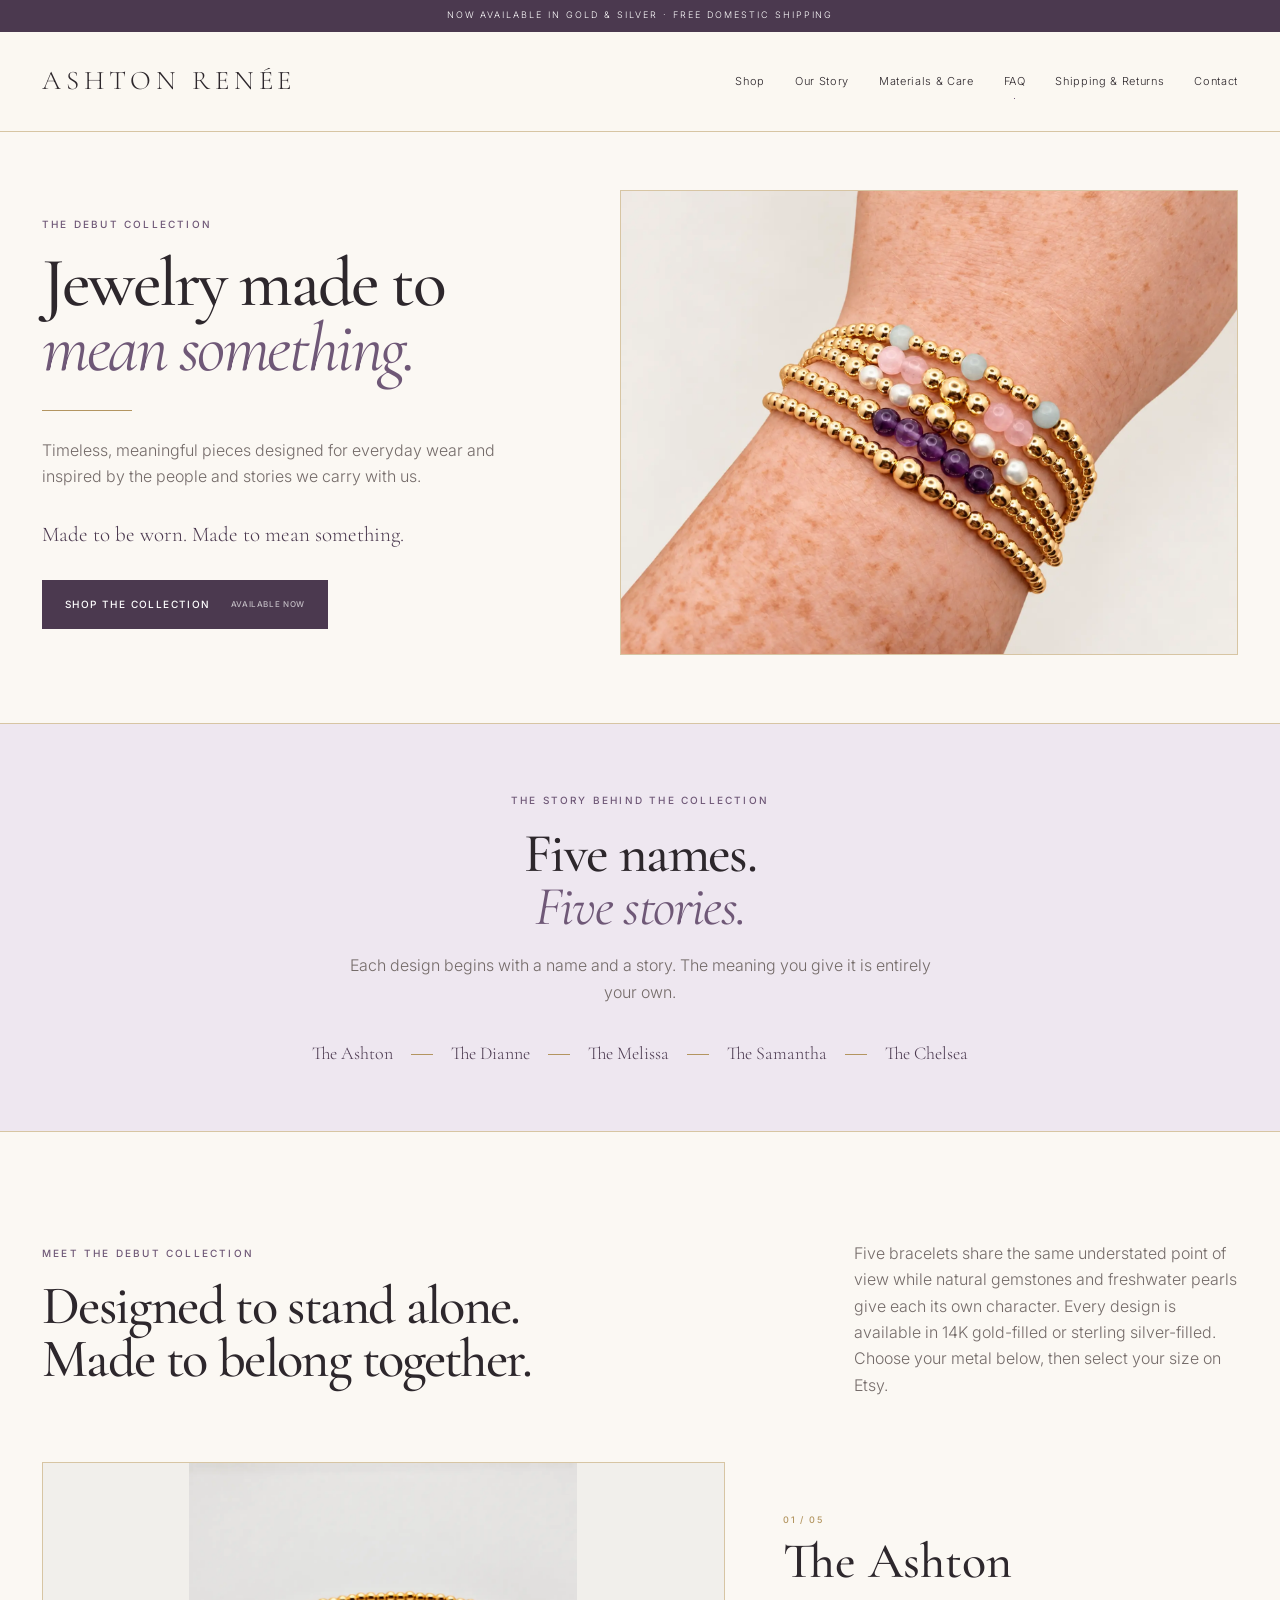
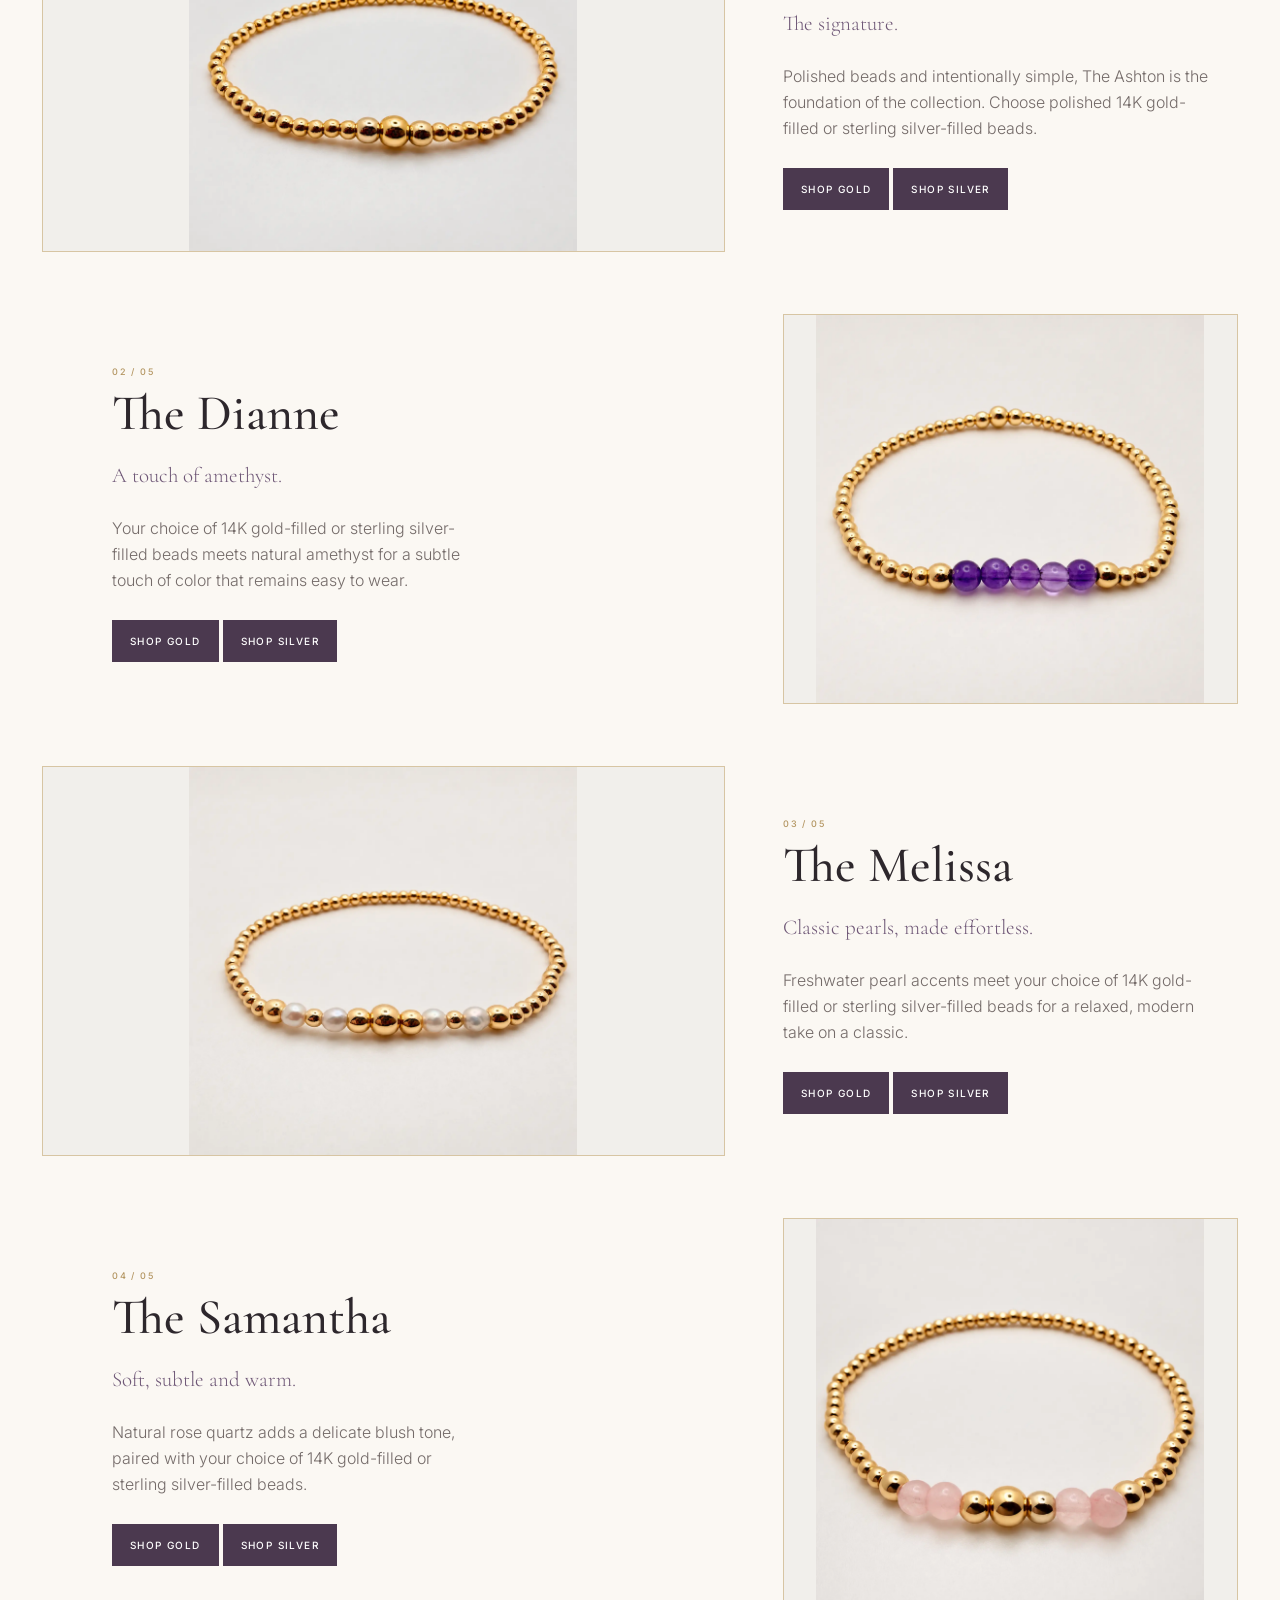
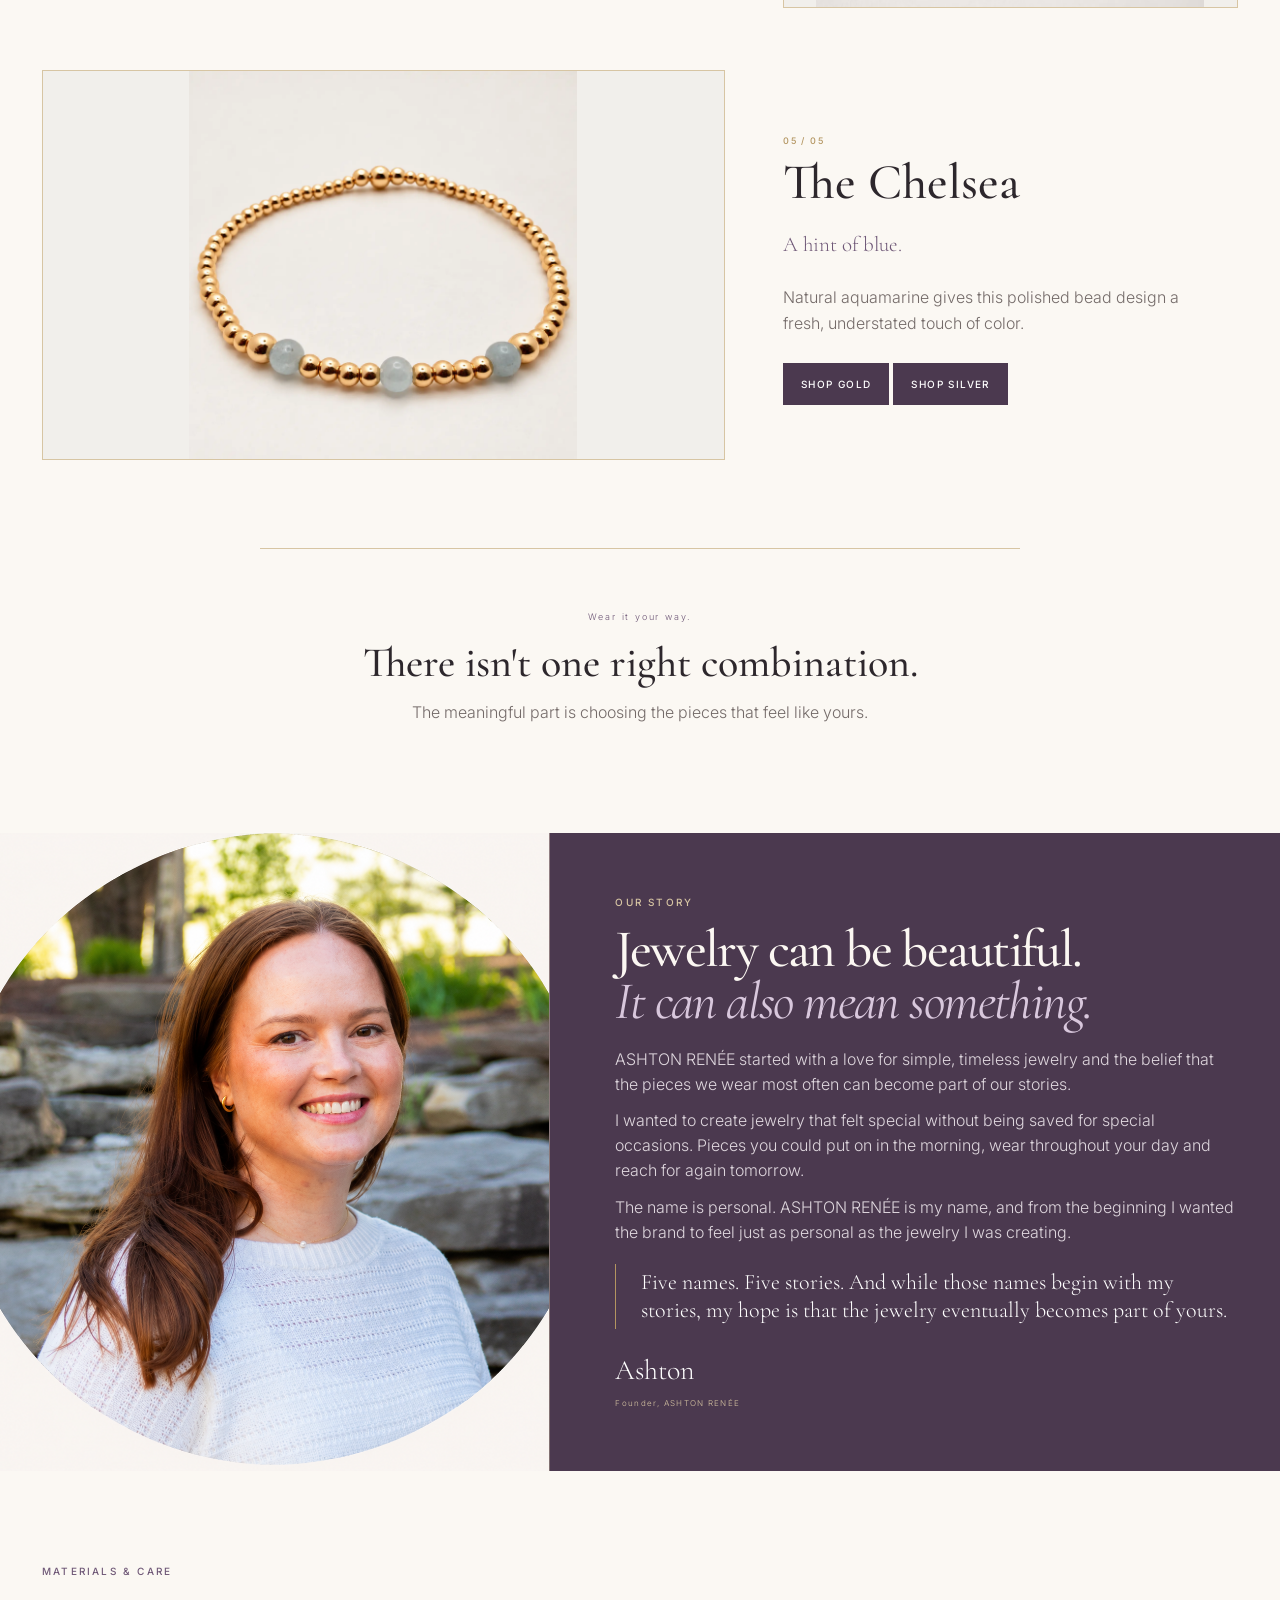
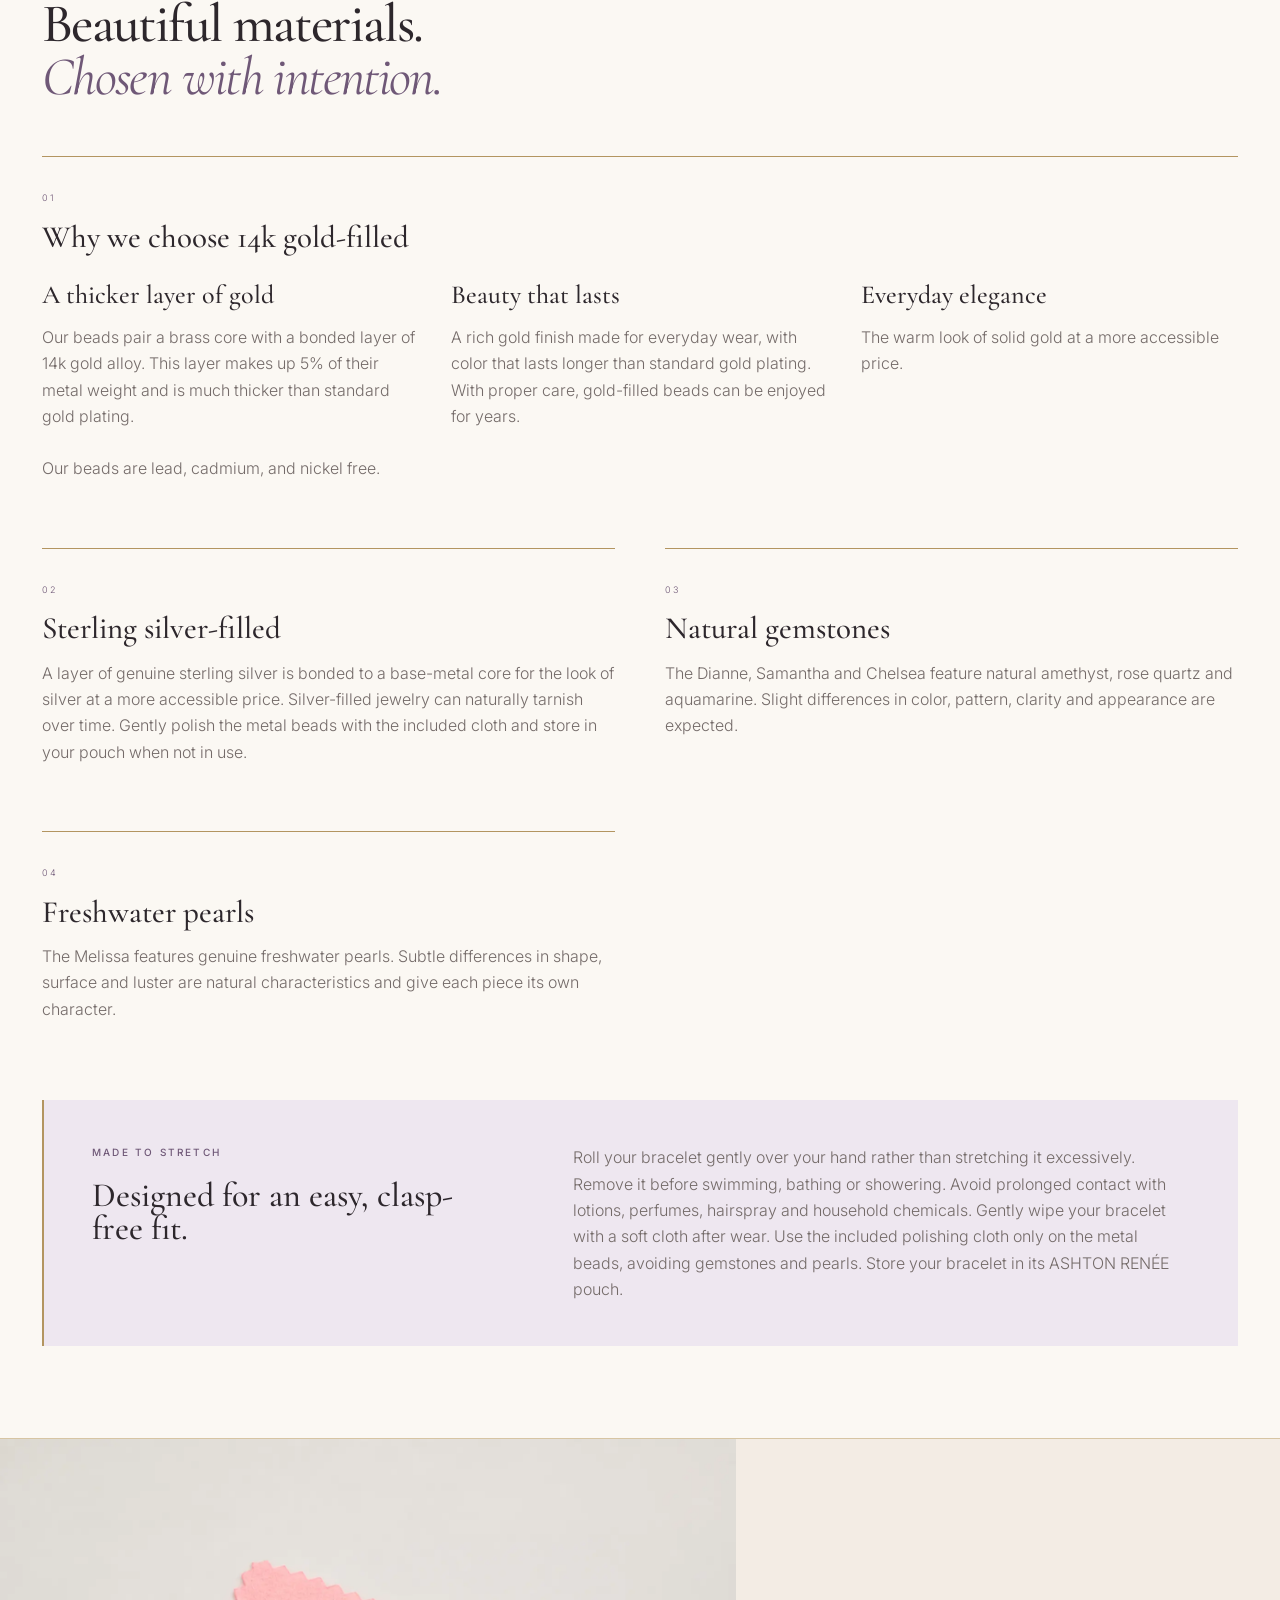
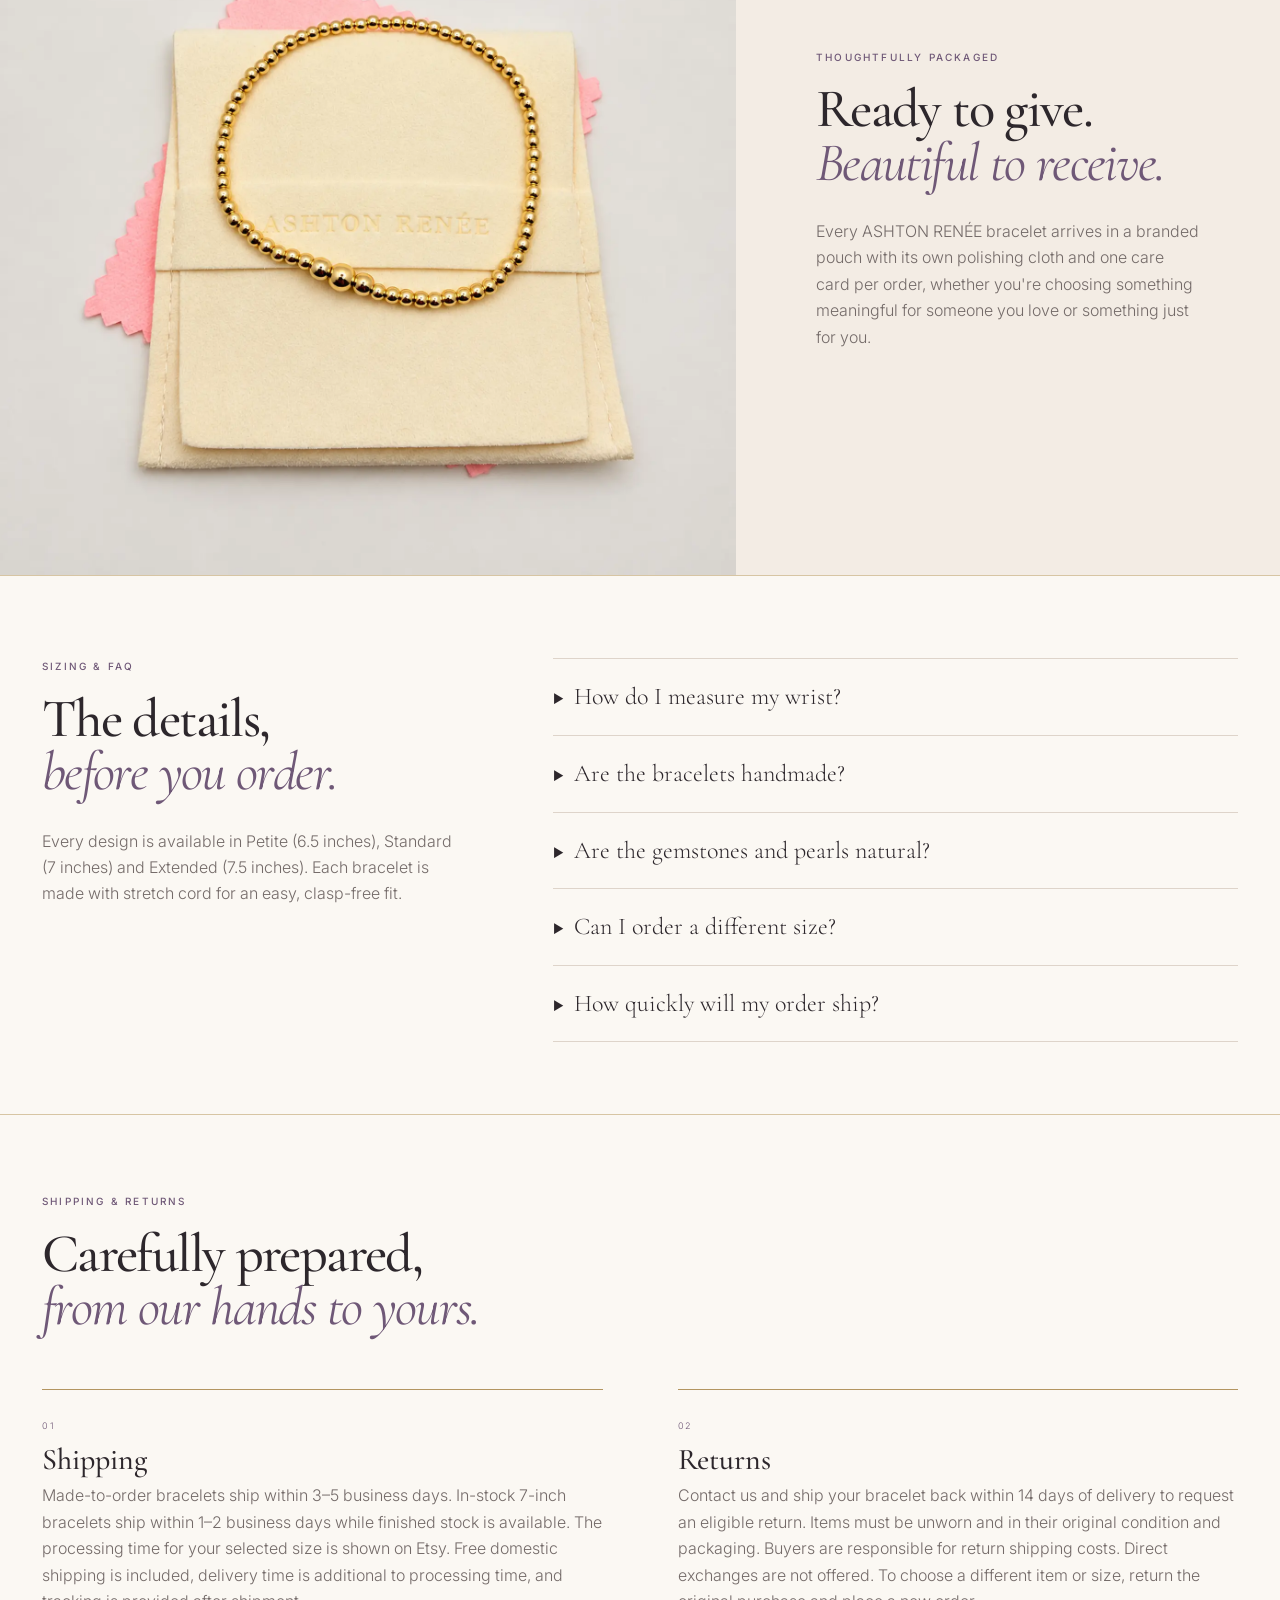
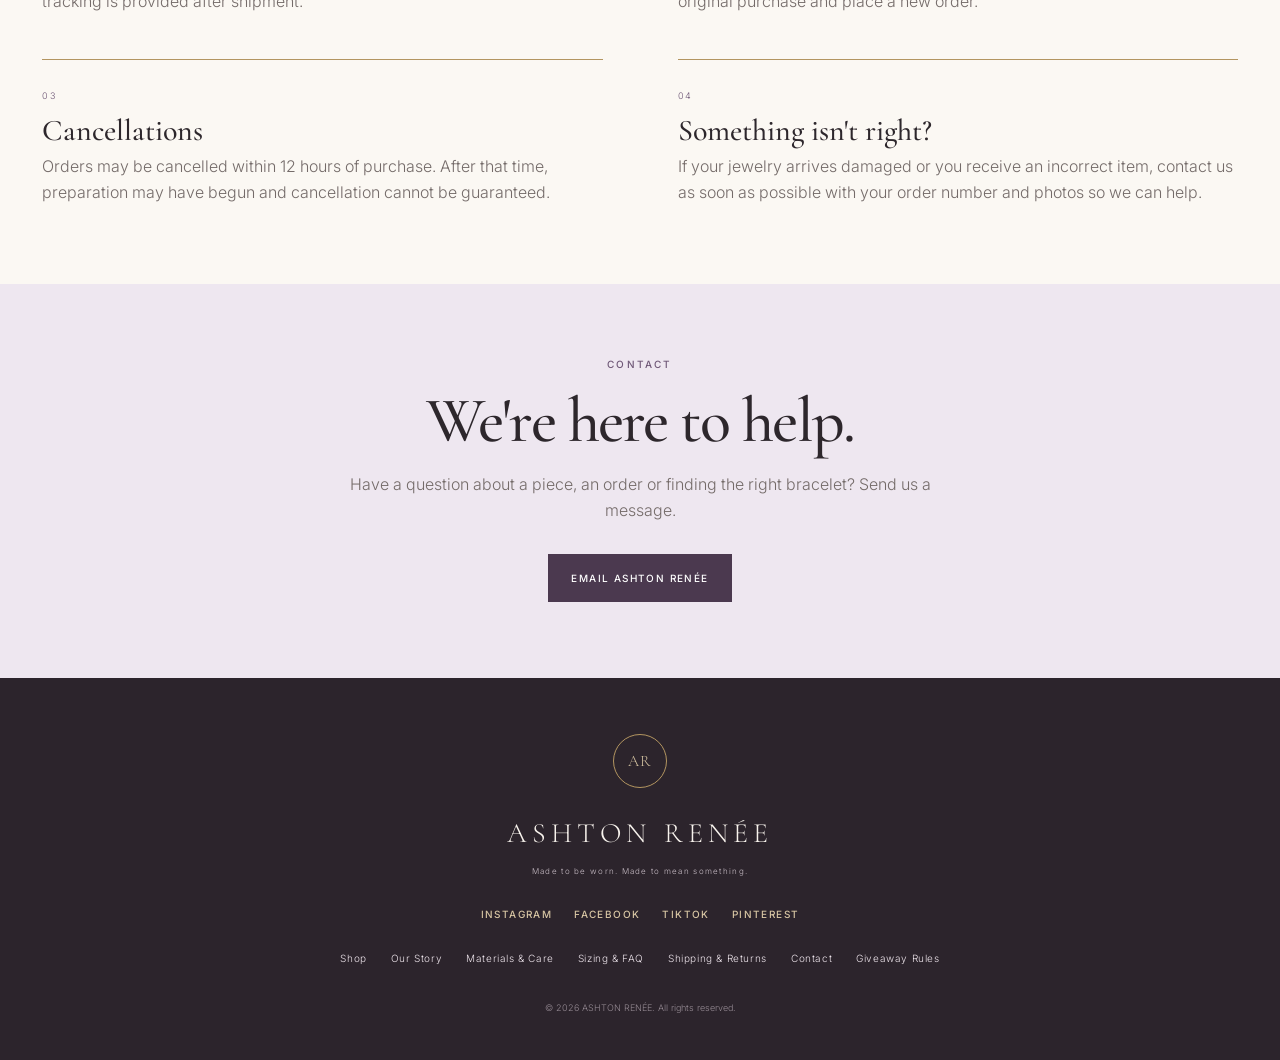
<file: index.html>
<!doctype html>
<html lang="en">
<head>
  <!-- Google tag (gtag.js) -->
  <script async src="https://www.googletagmanager.com/gtag/js?id=G-BNF8X8FGDR"></script>
  <script>
    window.dataLayer = window.dataLayer || [];
    function gtag(){dataLayer.push(arguments);}
    gtag('js', new Date());
    gtag('config', 'G-BNF8X8FGDR');
  </script>
  <meta charset="utf-8">
  <meta name="viewport" content="width=device-width, initial-scale=1">
  <meta name="description" content="ASHTON RENÉE creates timeless, meaningful jewelry designed for everyday wear.">
  <meta name="robots" content="index,follow">
  <title>ASHTON RENÉE | Shop the Debut Collection</title>
  <link rel="canonical" href="https://ashtonreneejewelry.com/">
  <meta property="og:type" content="website">
  <meta property="og:site_name" content="ASHTON RENÉE">
  <meta property="og:title" content="ASHTON RENÉE | Shop the Debut Collection">
  <meta property="og:description" content="Shop five meaningful bracelet designs in 14K gold-filled or sterling silver-filled, with natural gemstones and freshwater pearls.">
  <meta property="og:url" content="https://ashtonreneejewelry.com/">
  <meta property="og:image" content="https://ashtonreneejewelry.com/social-sharing.jpg">
  <meta property="og:image:type" content="image/jpeg">
  <meta property="og:image:width" content="1200">
  <meta property="og:image:height" content="630">
  <meta property="og:image:alt" content="ASHTON RENÉE logo beside the five bracelets in The Debut Collection">
  <meta name="twitter:card" content="summary_large_image">
  <meta name="twitter:title" content="ASHTON RENÉE | Shop the Debut Collection">
  <meta name="twitter:description" content="Shop five meaningful bracelet designs in 14K gold-filled or sterling silver-filled, with natural gemstones and freshwater pearls.">
  <meta name="twitter:image" content="https://ashtonreneejewelry.com/social-sharing.jpg">
  <meta name="twitter:image:alt" content="ASHTON RENÉE logo beside the five bracelets in The Debut Collection">
  <link rel="preconnect" href="https://fonts.googleapis.com">
  <link rel="preconnect" href="https://fonts.gstatic.com" crossorigin>
  <link href="https://fonts.googleapis.com/css2?family=Cormorant+Garamond:ital,wght@0,400;0,500;0,600;1,400&family=Inter:wght@300;400;500&display=swap" rel="stylesheet">
  <link rel="stylesheet" href="/preview/styles.css?v=20261003-mobile-story">
  <link rel="stylesheet" href="/launch/styles.css?v=20261004-gold-filled">
</head>
<body>
<div class="announcement-bar">NOW AVAILABLE IN GOLD &amp; SILVER · FREE DOMESTIC SHIPPING</div>

<header class="site-header">
  <a class="wordmark" href="#top">ASHTON RENÉE</a>
  <button class="menu-toggle" aria-expanded="false" aria-controls="site-nav">Menu</button>
  <nav id="site-nav" class="site-nav">
    <a href="https://shopashtonrenee.etsy.com" target="_blank" rel="noopener">Shop</a>
    <a href="#story">Our Story</a>
    <a href="#materials">Materials & Care</a>
    <a href="#faq">FAQ</a>
    <a href="#shipping">Shipping & Returns</a>
    <a href="#contact">Contact</a>
  </nav>
</header>

<main id="top">
  <section class="hero">
    <div class="hero-copy">
      <p class="eyebrow">THE DEBUT COLLECTION</p>
      <h1>Jewelry made to<br><em>mean something.</em></h1>
      <div class="gold-rule"></div>
      <p class="lead">Timeless, meaningful pieces designed for everyday wear and inspired by the people and stories we carry with us.</p>
      <p class="tagline">Made to be worn. Made to mean something.</p>
      <a class="button" href="https://shopashtonrenee.etsy.com" target="_blank" rel="noopener">Shop the collection <small>Available now</small></a>
    </div>
    <div class="editorial-hero">
      <div class="hero-frame">
        <img src="/preview/collection-final.webp" width="1800" height="1800" fetchpriority="high" alt="Five ASHTON RENÉE bracelets stacked on a wrist, featuring polished gold-filled beads, amethyst, freshwater pearls, rose quartz and aquamarine">
      </div>
    </div>
  </section>

  <section class="names-manifesto">
    <p class="eyebrow">THE STORY BEHIND THE COLLECTION</p>
    <h2>Five names.<br><em>Five stories.</em></h2>
    <p>Each design begins with a name and a story. The meaning you give it is entirely your own.</p>
    <div class="name-line"><span>The Ashton</span><i></i><span>The Dianne</span><i></i><span>The Melissa</span><i></i><span>The Samantha</span><i></i><span>The Chelsea</span></div>
  </section>

  <section id="collection" class="collection section-pad">
    <div class="collection-heading">
      <div><p class="eyebrow">MEET THE DEBUT COLLECTION</p><h2>Designed to stand alone.<br>Made to belong together.</h2></div>
      <p>Five bracelets share the same understated point of view while natural gemstones and freshwater pearls give each its own character. Every design is available in 14K gold-filled or sterling silver-filled. Choose your metal below, then select your size on Etsy.</p>
    </div>

    <div class="collection-editorial">
      <article class="piece piece-wide">
        <div class="photo-stage"><img class="product-photo" src="/preview/the-ashton-final.webp" width="1600" height="1600" loading="lazy" decoding="async" alt="The Ashton stretch bracelet arranged in a circle, handcrafted with polished 14K gold-filled beads in graduated sizes"></div>
        <div class="piece-copy"><p class="number">01 / 05</p><h3>The Ashton</h3><p class="piece-kicker">The signature.</p><p>Polished beads and intentionally simple, The Ashton is the foundation of the collection. Choose polished 14K gold-filled or sterling silver-filled beads.</p><a class="button product-button" data-listing="the-ashton" href="https://shopashtonrenee.etsy.com/listing/4570924601/14k-gold-filled-beaded-stretch-bracelet" target="_blank" rel="noopener">Shop gold</a> <a class="button product-button" data-listing="the-ashton-silver" href="https://www.etsy.com/listing/4595370516" target="_blank" rel="noopener">Shop silver</a></div>
      </article>

      <article class="piece piece-reverse">
        <div class="photo-stage amethyst-stage"><img class="product-photo" src="/preview/the-dianne-final.webp" width="1600" height="1600" loading="lazy" decoding="async" alt="The Dianne stretch bracelet arranged in a circle, with five purple amethyst beads centered between polished 14K gold-filled beads"></div>
        <div class="piece-copy"><p class="number">02 / 05</p><h3>The Dianne</h3><p class="piece-kicker">A touch of amethyst.</p><p>Your choice of 14K gold-filled or sterling silver-filled beads meets natural amethyst for a subtle touch of color that remains easy to wear.</p><a class="button product-button" data-listing="the-dianne" href="https://shopashtonrenee.etsy.com/listing/4570940882/amethyst-and-14k-gold-filled-stretch" target="_blank" rel="noopener">Shop gold</a> <a class="button product-button" data-listing="the-dianne-silver" href="https://www.etsy.com/listing/4595351699" target="_blank" rel="noopener">Shop silver</a></div>
      </article>

      <article class="piece">
        <div class="photo-stage pearl-stage"><img class="product-photo" src="/preview/the-melissa-final.webp" width="1600" height="1600" loading="lazy" decoding="async" alt="The Melissa stretch bracelet arranged in a circle, with four freshwater pearls and polished 14K gold-filled beads"></div>
        <div class="piece-copy"><p class="number">03 / 05</p><h3>The Melissa</h3><p class="piece-kicker">Classic pearls, made effortless.</p><p>Freshwater pearl accents meet your choice of 14K gold-filled or sterling silver-filled beads for a relaxed, modern take on a classic.</p><a class="button product-button" data-listing="the-melissa" href="https://shopashtonrenee.etsy.com/listing/4570926229/freshwater-pearl-and-14k-gold-filled" target="_blank" rel="noopener">Shop gold</a> <a class="button product-button" data-listing="the-melissa-silver" href="https://www.etsy.com/listing/4595352599" target="_blank" rel="noopener">Shop silver</a></div>
      </article>

      <article class="piece piece-reverse">
        <div class="photo-stage rose-stage"><img class="product-photo" src="/preview/the-samantha-final.webp" width="1600" height="1600" loading="lazy" decoding="async" alt="The Samantha stretch bracelet arranged in a circle, with four pale pink rose quartz beads surrounding a graduated 14K gold-filled bead center"></div>
        <div class="piece-copy"><p class="number">04 / 05</p><h3>The Samantha</h3><p class="piece-kicker">Soft, subtle and warm.</p><p>Natural rose quartz adds a delicate blush tone, paired with your choice of 14K gold-filled or sterling silver-filled beads.</p><a class="button product-button" data-listing="the-samantha" href="https://shopashtonrenee.etsy.com/listing/4570926727/rose-quartz-and-14k-gold-filled-stretch" target="_blank" rel="noopener">Shop gold</a> <a class="button product-button" data-listing="the-samantha-silver" href="https://www.etsy.com/listing/4595353529" target="_blank" rel="noopener">Shop silver</a></div>
      </article>

      <article class="piece">
        <div class="photo-stage aqua-stage"><img class="product-photo" src="/preview/the-chelsea-final.webp" width="1600" height="1600" loading="lazy" decoding="async" alt="The Chelsea stretch bracelet arranged in a circle, with three pale blue aquamarine beads and polished 14K gold-filled beads"></div>
        <div class="piece-copy"><p class="number">05 / 05</p><h3>The Chelsea</h3><p class="piece-kicker">A hint of blue.</p><p>Natural aquamarine gives this polished bead design a fresh, understated touch of color.</p><a class="button product-button" data-listing="the-chelsea" href="https://shopashtonrenee.etsy.com/listing/4570942036/aquamarine-and-14k-gold-filled-stretch" target="_blank" rel="noopener">Shop gold</a> <a class="button product-button" data-listing="the-chelsea-silver" href="https://www.etsy.com/listing/4595374780" target="_blank" rel="noopener">Shop silver</a></div>
      </article>
    </div>

    <div class="stack-note"><span>Wear it your way.</span><h3>There isn't one right combination.</h3><p>The meaningful part is choosing the pieces that feel like yours.</p></div>
  </section>

  <section id="story" class="story">
    <div class="story-photo"><img src="/preview/ashton-profile.png" width="2000" height="2000" loading="lazy" decoding="async" alt="Ashton, founder of ASHTON RENÉE, smiling outdoors in a white sweater and gold earrings"></div>
    <div class="story-copy">
      <p class="eyebrow">OUR STORY</p>
      <h2>Jewelry can be beautiful.<br><em>It can also mean something.</em></h2>
      <p>ASHTON RENÉE started with a love for simple, timeless jewelry and the belief that the pieces we wear most often can become part of our stories.</p>
      <p>I wanted to create jewelry that felt special without being saved for special occasions. Pieces you could put on in the morning, wear throughout your day and reach for again tomorrow.</p>
      <p>The name is personal. ASHTON RENÉE is my name, and from the beginning I wanted the brand to feel just as personal as the jewelry I was creating.</p>
      <blockquote>Five names. Five stories. And while those names begin with my stories, my hope is that the jewelry eventually becomes part of yours.</blockquote>
      <p class="signature">Ashton <small>Founder, ASHTON RENÉE</small></p>
    </div>
  </section>

  <section id="materials" class="materials section-pad">
    <div class="materials-head"><p class="eyebrow">MATERIALS & CARE</p><h2>Beautiful materials.<br><em>Chosen with intention.</em></h2></div>
    <div class="material-grid">
      <article class="gold-filled-story" aria-labelledby="gold-filled-title">
        <span>01</span><h3 id="gold-filled-title">Why we choose 14k gold-filled</h3>
        <div class="gold-filled-benefits">
          <div><h4>A thicker layer of gold</h4><p>Our beads pair a brass core with a bonded layer of 14k gold alloy. This layer makes up 5% of their metal weight and is much thicker than standard gold plating.</p></div>
          <div><h4>Beauty that lasts</h4><p>A rich gold finish made for everyday wear, with color that lasts longer than standard gold plating. With proper care, gold-filled beads can be enjoyed for years.</p></div>
          <div><h4>Everyday elegance</h4><p>The warm look of solid gold at a more accessible price.</p></div>
        </div>
        <p class="gold-filled-note">Our beads are lead, cadmium, and nickel free.</p>
      </article>
      <article><span>02</span><h3>Sterling silver-filled</h3><p>A layer of genuine sterling silver is bonded to a base-metal core for the look of silver at a more accessible price. Silver-filled jewelry can naturally tarnish over time. Gently polish the metal beads with the included cloth and store in your pouch when not in use.</p></article>
      <article><span>03</span><h3>Natural gemstones</h3><p>The Dianne, Samantha and Chelsea feature natural amethyst, rose quartz and aquamarine. Slight differences in color, pattern, clarity and appearance are expected.</p></article>
      <article><span>04</span><h3>Freshwater pearls</h3><p>The Melissa features genuine freshwater pearls. Subtle differences in shape, surface and luster are natural characteristics and give each piece its own character.</p></article>
    </div>
    <div class="care-band"><div><p class="eyebrow">MADE TO STRETCH</p><h3>Designed for an easy, clasp-free fit.</h3></div><p>Roll your bracelet gently over your hand rather than stretching it excessively. Remove it before swimming, bathing or showering. Avoid prolonged contact with lotions, perfumes, hairspray and household chemicals. Gently wipe your bracelet with a soft cloth after wear. Use the included polishing cloth only on the metal beads, avoiding gemstones and pearls. Store your bracelet in its ASHTON RENÉE pouch.</p></div>
  </section>

  <section class="packaging">
    <div class="package-photo"><img src="/preview/packaging-final.webp" width="1600" height="1600" loading="lazy" decoding="async" alt="The Ashton bracelet displayed on a cream ASHTON RENÉE jewelry pouch with a pink polishing cloth"></div>
    <div class="package-copy"><p class="eyebrow">THOUGHTFULLY PACKAGED</p><h2>Ready to give.<br><em>Beautiful to receive.</em></h2><p>Every ASHTON RENÉE bracelet arrives in a branded pouch with its own polishing cloth and one care card per order, whether you're choosing something meaningful for someone you love or something just for you.</p></div>
  </section>

  <section id="faq" class="faq section-pad">
    <div class="faq-head"><p class="eyebrow">SIZING & FAQ</p><h2>The details,<br><em>before you order.</em></h2><p>Every design is available in Petite (6.5 inches), Standard (7 inches) and Extended (7.5 inches). Each bracelet is made with stretch cord for an easy, clasp-free fit.</p></div>
    <div class="accordion">
      <details><summary>How do I measure my wrist?</summary><p>Wrap a flexible measuring tape snugly around your wrist where you normally wear a bracelet. If you don't have one, use string, mark where the ends meet and measure it against a ruler. Allow extra room for your preferred fit. Listed sizes are bracelet measurements, not wrist measurements.</p></details>
      <details><summary>Are the bracelets handmade?</summary><p>Yes. Each bracelet is assembled by hand in small quantities and individually inspected before packaging.</p></details>
      <details><summary>Are the gemstones and pearls natural?</summary><p>The Dianne, Samantha and Chelsea use natural gemstones, and The Melissa uses genuine freshwater pearls. Natural variation is expected.</p></details>
      <details><summary>Can I order a different size?</summary><p>Choose Petite (6.5 inches), Standard (7 inches) or Extended (7.5 inches) in the Etsy listing before checkout. Sizes outside these options and personalized designs are not currently offered. Stretch cord makes the bracelet easy to put on, but does not make its size adjustable.</p></details>
      <details><summary>How quickly will my order ship?</summary><p>Made-to-order bracelets ship within 3–5 business days. In-stock 7-inch bracelets ship within 1–2 business days while finished stock is available. Check the processing time and estimated delivery date for your selected size on Etsy before checkout. Free domestic shipping is included, and delivery time is additional to processing time.</p></details>
    </div>
  </section>

  <section id="shipping" class="policies section-pad">
    <div class="policy-title"><p class="eyebrow">SHIPPING & RETURNS</p><h2>Carefully prepared,<br><em>from our hands to yours.</em></h2></div>
    <div class="policy-grid">
      <article><span>01</span><h3>Shipping</h3><p>Made-to-order bracelets ship within 3–5 business days. In-stock 7-inch bracelets ship within 1–2 business days while finished stock is available. The processing time for your selected size is shown on Etsy. Free domestic shipping is included, delivery time is additional to processing time, and tracking is provided after shipment.</p></article>
      <article><span>02</span><h3>Returns</h3><p>Contact us and ship your bracelet back within 14 days of delivery to request an eligible return. Items must be unworn and in their original condition and packaging. Buyers are responsible for return shipping costs. Direct exchanges are not offered. To choose a different item or size, return the original purchase and place a new order.</p></article>
      <article><span>03</span><h3>Cancellations</h3><p>Orders may be cancelled within 12 hours of purchase. After that time, preparation may have begun and cancellation cannot be guaranteed.</p></article>
      <article><span>04</span><h3>Something isn't right?</h3><p>If your jewelry arrives damaged or you receive an incorrect item, contact us as soon as possible with your order number and photos so we can help.</p></article>
    </div>
  </section>

  <section id="contact" class="contact">
    <p class="eyebrow">CONTACT</p>
    <h2>We're here to help.</h2>
    <p>Have a question about a piece, an order or finding the right bracelet? Send us a message.</p>
    <a class="button" href="mailto:ashtonreneejewelry@gmail.com">Email ASHTON RENÉE</a>
  </section>
</main>

<footer>
  <div class="footer-mark"><span>AR</span></div>
  <div class="footer-wordmark">ASHTON RENÉE<small>Made to be worn. Made to mean something.</small></div>
  <div class="social-links" aria-label="Follow ASHTON RENÉE">
    <a href="https://www.instagram.com/ashtonreneejewelry" target="_blank" rel="noopener noreferrer">Instagram</a>
    <a href="https://www.facebook.com/share/1dFcgGe7Ug/?mibextid=wwXIfr" target="_blank" rel="noopener noreferrer">Facebook</a>
    <a href="https://www.tiktok.com/@ashtonreneejewelry" target="_blank" rel="noopener noreferrer">TikTok</a>
    <a href="https://www.pinterest.com/ashtonreneejewelry/" target="_blank" rel="noopener noreferrer">Pinterest</a>
  </div>
  <nav><a href="https://shopashtonrenee.etsy.com" target="_blank" rel="noopener">Shop</a><a href="#story">Our Story</a><a href="#materials">Materials & Care</a><a href="#faq">Sizing & FAQ</a><a href="#shipping">Shipping & Returns</a><a href="#contact">Contact</a><a href="/giveaway/">Giveaway Rules</a></nav>
  <p>© 2026 ASHTON RENÉE. All rights reserved.</p>
</footer>
<script src="/preview/script.js?v=20261002-countdown"></script>
</body>
</html>
</file>
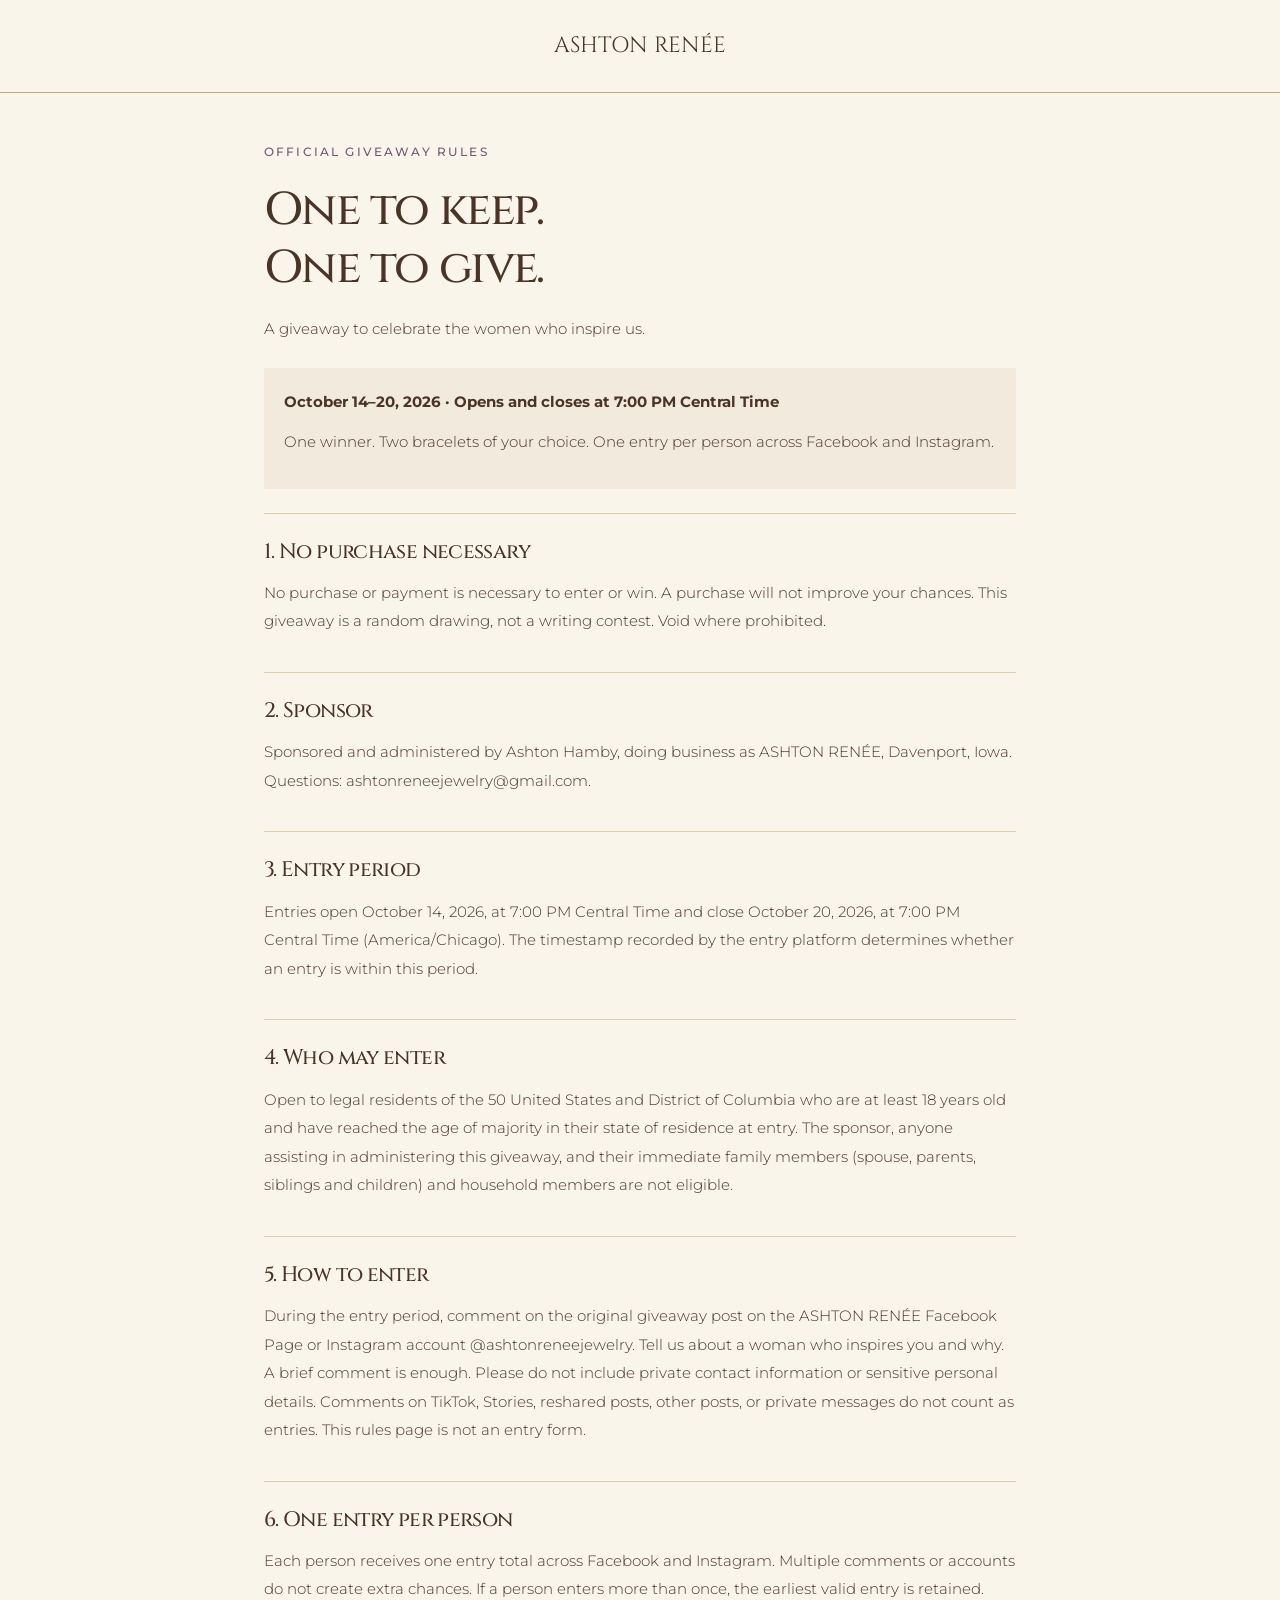
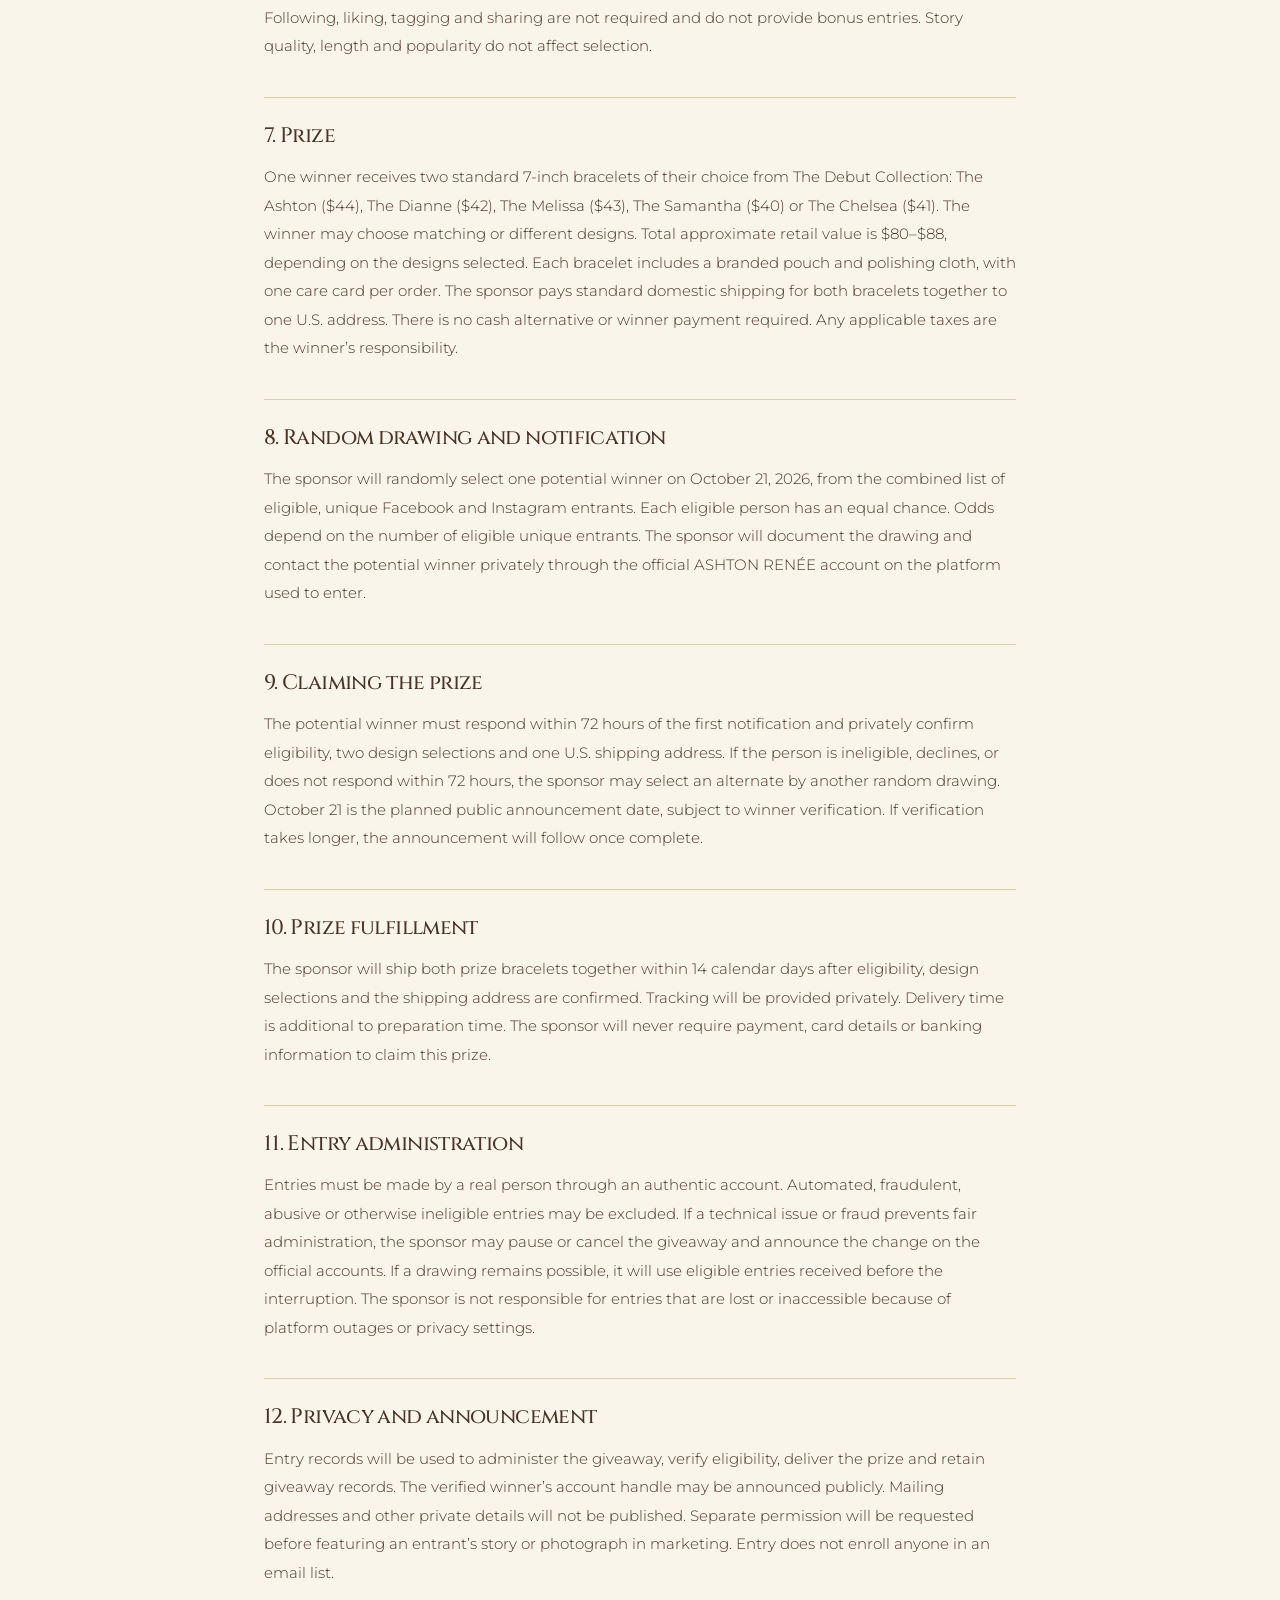
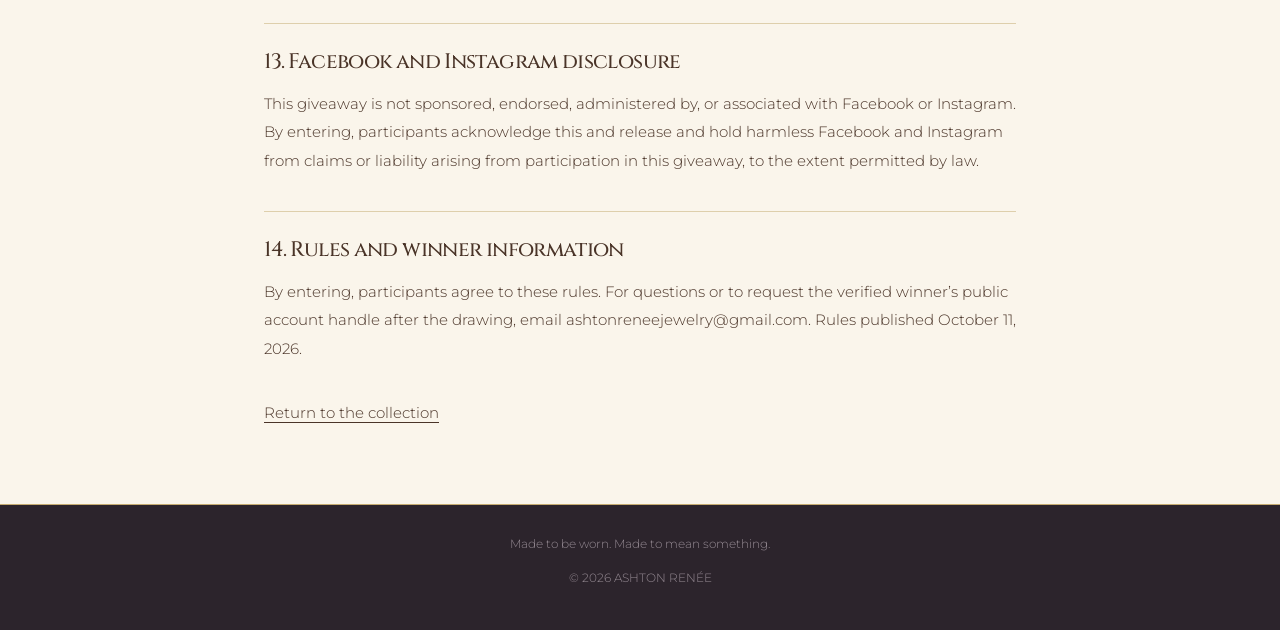
<file: giveaway/index.html>
<!doctype html><html lang="en"><head><meta charset="utf-8"><meta name="viewport" content="width=device-width,initial-scale=1"><title>Giveaway Rules | ASHTON RENÉE</title><meta name="description" content="Official rules for ASHTON RENÉE’s One to keep. One to give. giveaway, October 14–20, 2026."><link rel="canonical" href="https://ashtonreneejewelry.com/giveaway/"><link rel="stylesheet" href="/preview/styles.css?v=20261003-mobile-story"><link href="https://fonts.googleapis.com/css2?family=Cinzel:wght@400&family=Montserrat:wght@400;500;600&display=swap" rel="stylesheet"><style>body{background:#FAF5EB;color:#4A3428;font-family:Montserrat,Arial,sans-serif}header{padding:28px 24px;border-bottom:1px solid #C5AB71;text-align:center}header a{font-family:Cinzel,Georgia,serif;color:inherit;text-decoration:none;font-size:22px}main{max-width:800px;margin:auto;padding:48px 24px 64px}h1{font-family:Cinzel,Georgia,serif;font-size:clamp(30px,6vw,46px);line-height:1.25;margin:12px 0 18px}h2{font-family:Cinzel,Georgia,serif;font-size:21px;line-height:1.4;margin:0 0 12px}p{font-size:15px;line-height:1.9;margin:0 0 12px}section{border-top:1px solid #decfac;padding:24px 0}a{color:inherit;text-underline-offset:4px}.eyebrow{font-size:12px;letter-spacing:.18em}footer{padding:28px 24px;text-align:center;border-top:1px solid #C5AB71}footer p{font-size:12px}.summary{background:#F2EBDD;padding:20px;margin:24px 0}*{box-sizing:border-box}</style></head><body><header><a href="/">ASHTON RENÉE</a></header><main><p class="eyebrow">OFFICIAL GIVEAWAY RULES</p><h1>One to keep.<br>One to give.</h1><p>A giveaway to celebrate the women who inspire us.</p><div class="summary"><p><strong>October 14–20, 2026 · Opens and closes at 7:00 PM Central Time</strong></p><p>One winner. Two bracelets of your choice. One entry per person across Facebook and Instagram.</p></div><section aria-labelledby="rule-0"><h2 id="rule-0">1. No purchase necessary</h2><p>No purchase or payment is necessary to enter or win. A purchase will not improve your chances. This giveaway is a random drawing, not a writing contest. Void where prohibited.</p></section><section aria-labelledby="rule-1"><h2 id="rule-1">2. Sponsor</h2><p>Sponsored and administered by Ashton Hamby, doing business as ASHTON RENÉE, Davenport, Iowa. Questions: ashtonreneejewelry@gmail.com.</p></section><section aria-labelledby="rule-2"><h2 id="rule-2">3. Entry period</h2><p>Entries open October 14, 2026, at 7:00 PM Central Time and close October 20, 2026, at 7:00 PM Central Time (America/Chicago). The timestamp recorded by the entry platform determines whether an entry is within this period.</p></section><section aria-labelledby="rule-3"><h2 id="rule-3">4. Who may enter</h2><p>Open to legal residents of the 50 United States and District of Columbia who are at least 18 years old and have reached the age of majority in their state of residence at entry. The sponsor, anyone assisting in administering this giveaway, and their immediate family members (spouse, parents, siblings and children) and household members are not eligible.</p></section><section aria-labelledby="rule-4"><h2 id="rule-4">5. How to enter</h2><p>During the entry period, comment on the original giveaway post on the ASHTON RENÉE Facebook Page or Instagram account @ashtonreneejewelry. Tell us about a woman who inspires you and why. A brief comment is enough. Please do not include private contact information or sensitive personal details. Comments on TikTok, Stories, reshared posts, other posts, or private messages do not count as entries. This rules page is not an entry form.</p></section><section aria-labelledby="rule-5"><h2 id="rule-5">6. One entry per person</h2><p>Each person receives one entry total across Facebook and Instagram. Multiple comments or accounts do not create extra chances. If a person enters more than once, the earliest valid entry is retained. Following, liking, tagging and sharing are not required and do not provide bonus entries. Story quality, length and popularity do not affect selection.</p></section><section aria-labelledby="rule-6"><h2 id="rule-6">7. Prize</h2><p>One winner receives two standard 7-inch bracelets of their choice from The Debut Collection: The Ashton ($44), The Dianne ($42), The Melissa ($43), The Samantha ($40) or The Chelsea ($41). The winner may choose matching or different designs. Total approximate retail value is $80–$88, depending on the designs selected. Each bracelet includes a branded pouch and polishing cloth, with one care card per order. The sponsor pays standard domestic shipping for both bracelets together to one U.S. address. There is no cash alternative or winner payment required. Any applicable taxes are the winner’s responsibility.</p></section><section aria-labelledby="rule-7"><h2 id="rule-7">8. Random drawing and notification</h2><p>The sponsor will randomly select one potential winner on October 21, 2026, from the combined list of eligible, unique Facebook and Instagram entrants. Each eligible person has an equal chance. Odds depend on the number of eligible unique entrants. The sponsor will document the drawing and contact the potential winner privately through the official ASHTON RENÉE account on the platform used to enter.</p></section><section aria-labelledby="rule-8"><h2 id="rule-8">9. Claiming the prize</h2><p>The potential winner must respond within 72 hours of the first notification and privately confirm eligibility, two design selections and one U.S. shipping address. If the person is ineligible, declines, or does not respond within 72 hours, the sponsor may select an alternate by another random drawing. October 21 is the planned public announcement date, subject to winner verification. If verification takes longer, the announcement will follow once complete.</p></section><section aria-labelledby="rule-9"><h2 id="rule-9">10. Prize fulfillment</h2><p>The sponsor will ship both prize bracelets together within 14 calendar days after eligibility, design selections and the shipping address are confirmed. Tracking will be provided privately. Delivery time is additional to preparation time. The sponsor will never require payment, card details or banking information to claim this prize.</p></section><section aria-labelledby="rule-10"><h2 id="rule-10">11. Entry administration</h2><p>Entries must be made by a real person through an authentic account. Automated, fraudulent, abusive or otherwise ineligible entries may be excluded. If a technical issue or fraud prevents fair administration, the sponsor may pause or cancel the giveaway and announce the change on the official accounts. If a drawing remains possible, it will use eligible entries received before the interruption. The sponsor is not responsible for entries that are lost or inaccessible because of platform outages or privacy settings.</p></section><section aria-labelledby="rule-11"><h2 id="rule-11">12. Privacy and announcement</h2><p>Entry records will be used to administer the giveaway, verify eligibility, deliver the prize and retain giveaway records. The verified winner’s account handle may be announced publicly. Mailing addresses and other private details will not be published. Separate permission will be requested before featuring an entrant’s story or photograph in marketing. Entry does not enroll anyone in an email list.</p></section><section aria-labelledby="rule-12"><h2 id="rule-12">13. Facebook and Instagram disclosure</h2><p>This giveaway is not sponsored, endorsed, administered by, or associated with Facebook or Instagram. By entering, participants acknowledge this and release and hold harmless Facebook and Instagram from claims or liability arising from participation in this giveaway, to the extent permitted by law.</p></section><section aria-labelledby="rule-13"><h2 id="rule-13">14. Rules and winner information</h2><p>By entering, participants agree to these rules. For questions or to request the verified winner’s public account handle after the drawing, email ashtonreneejewelry@gmail.com. Rules published October 11, 2026.</p></section><p><a href="/">Return to the collection</a></p></main><footer><p>Made to be worn. Made to mean something.</p><p>© 2026 ASHTON RENÉE</p></footer></body></html>
</file>
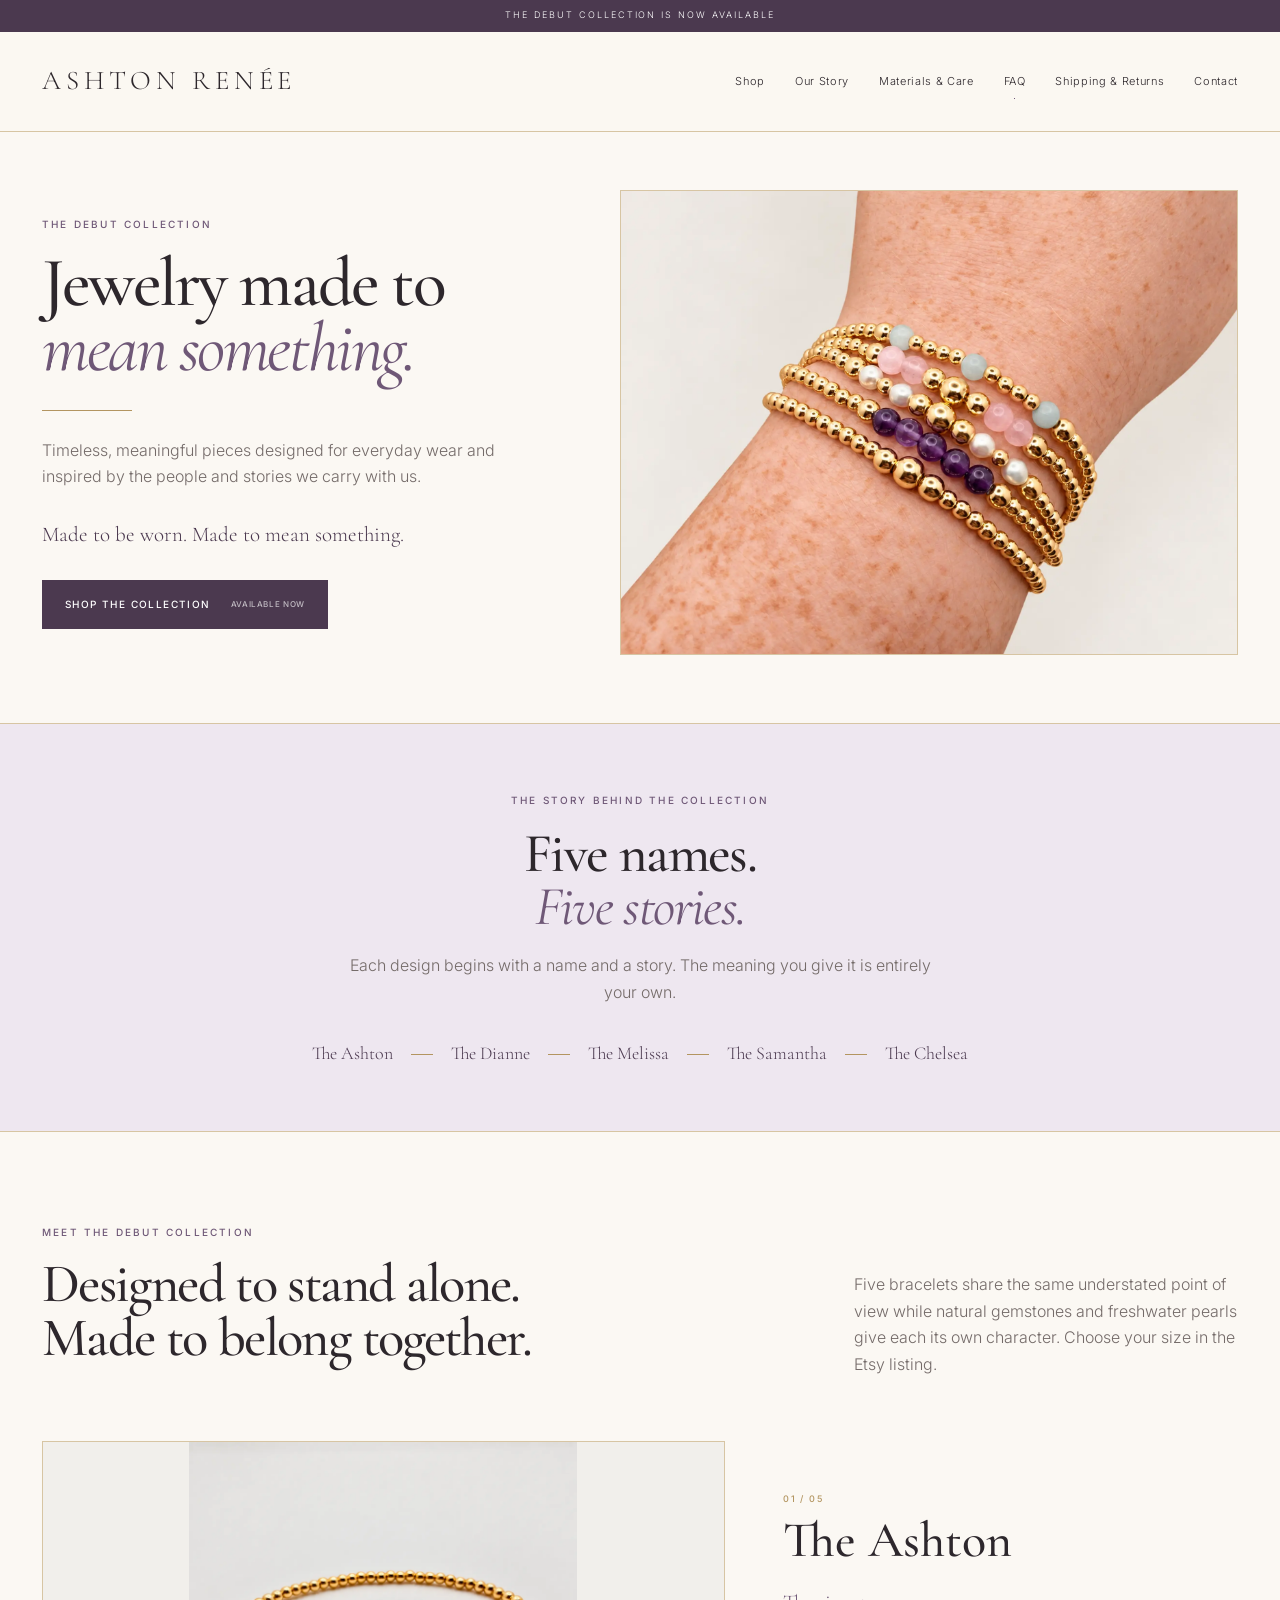
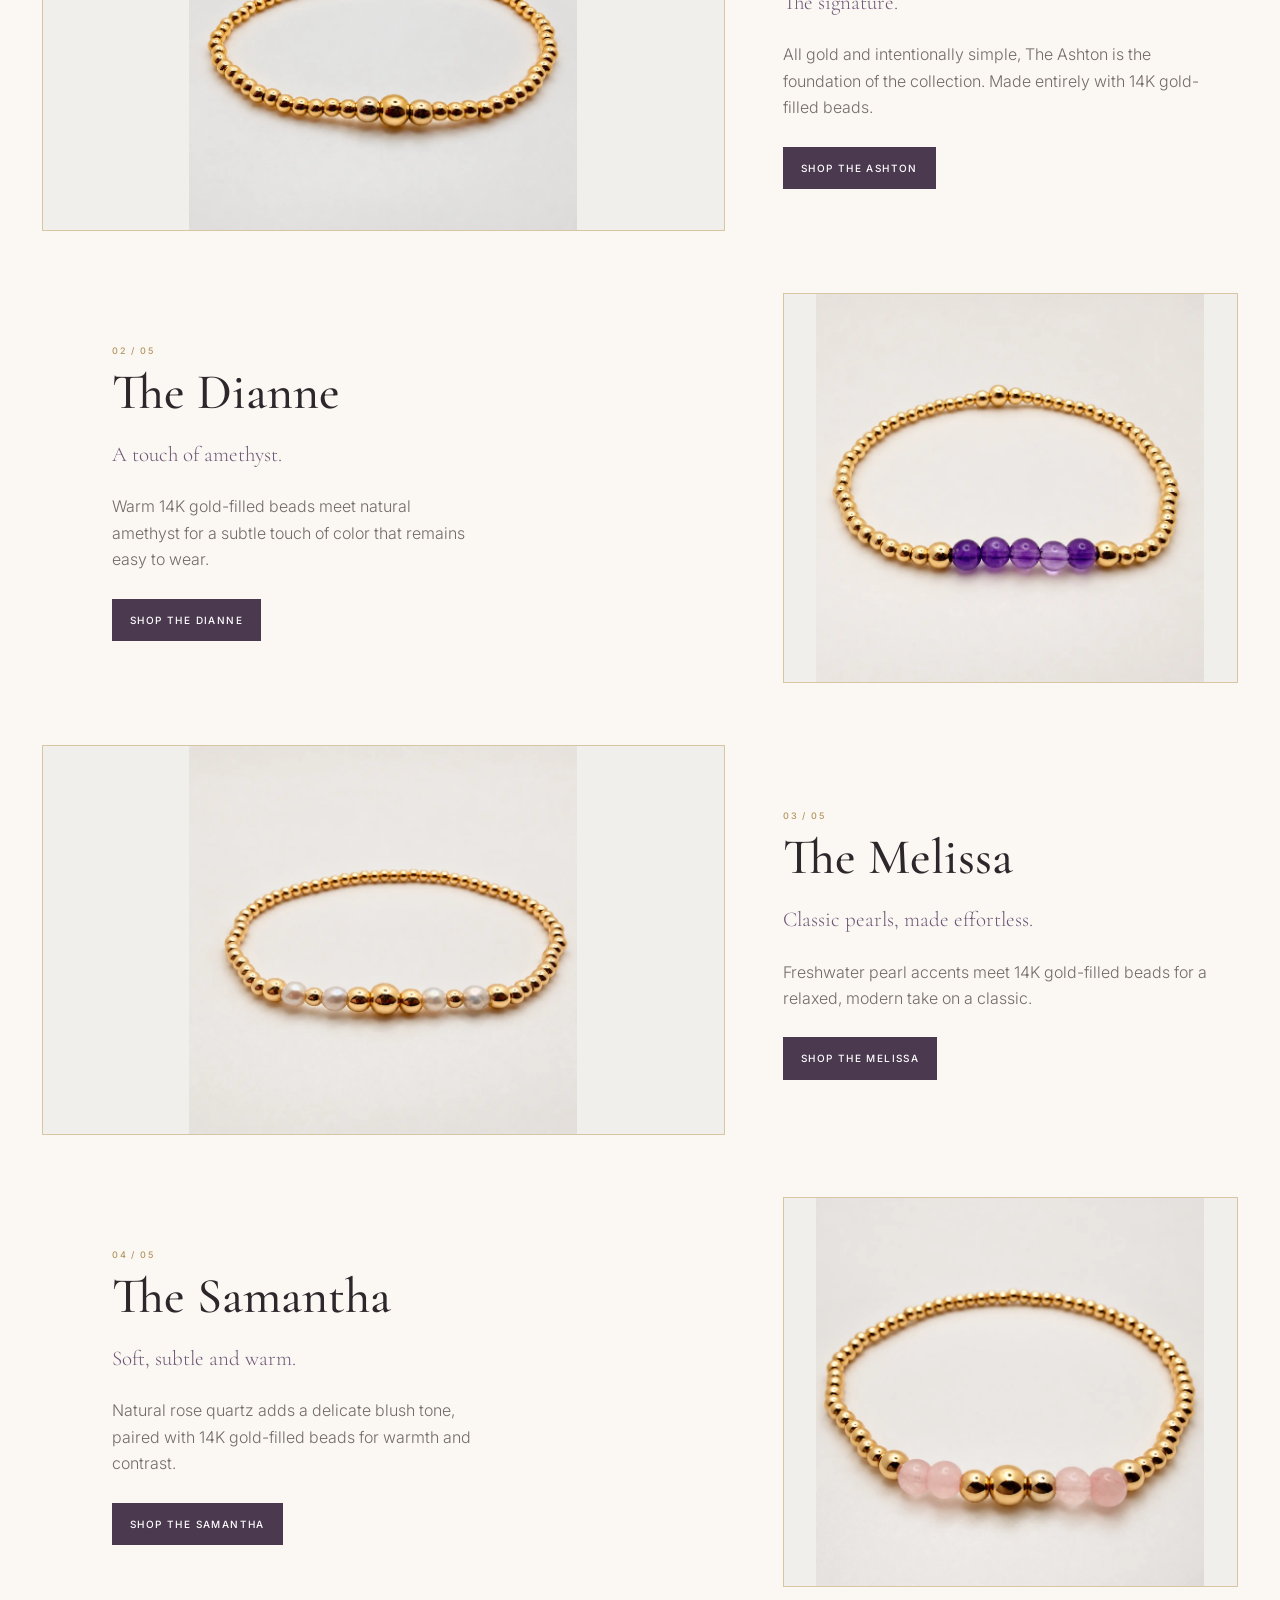
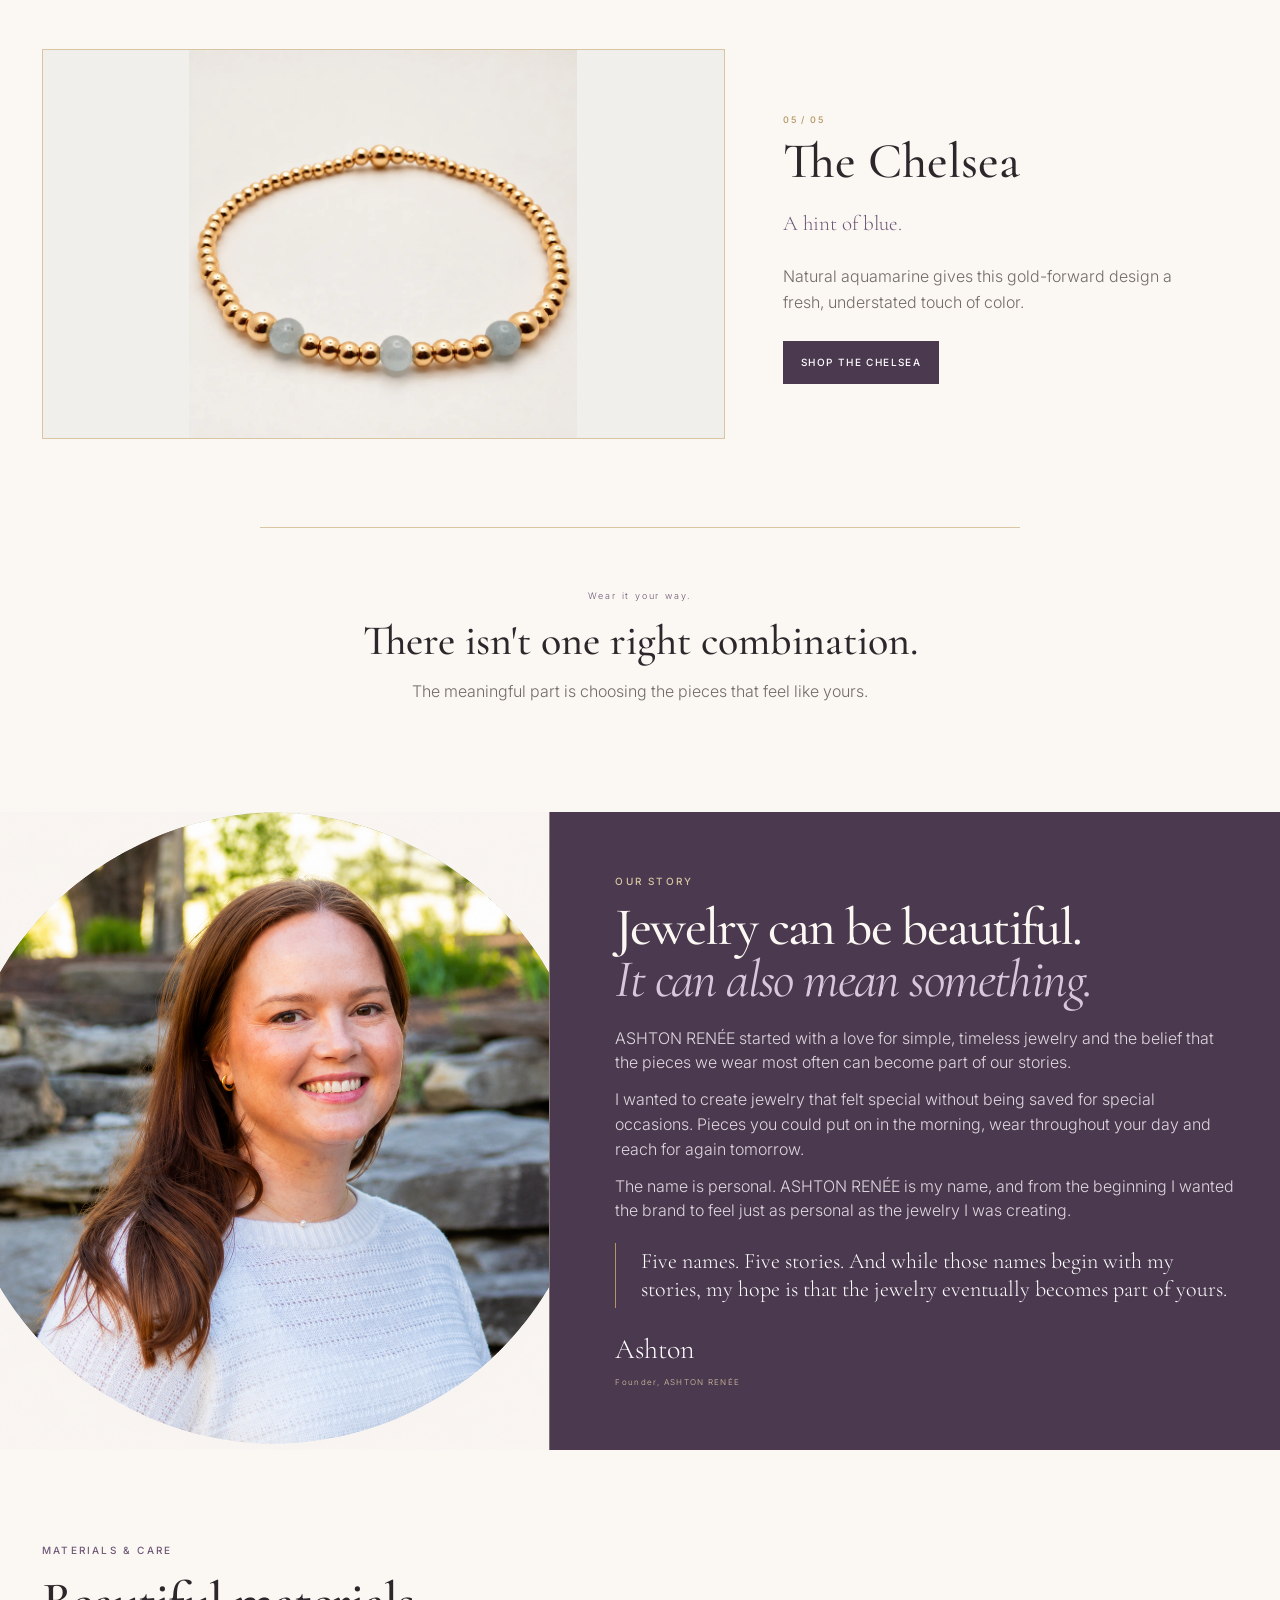
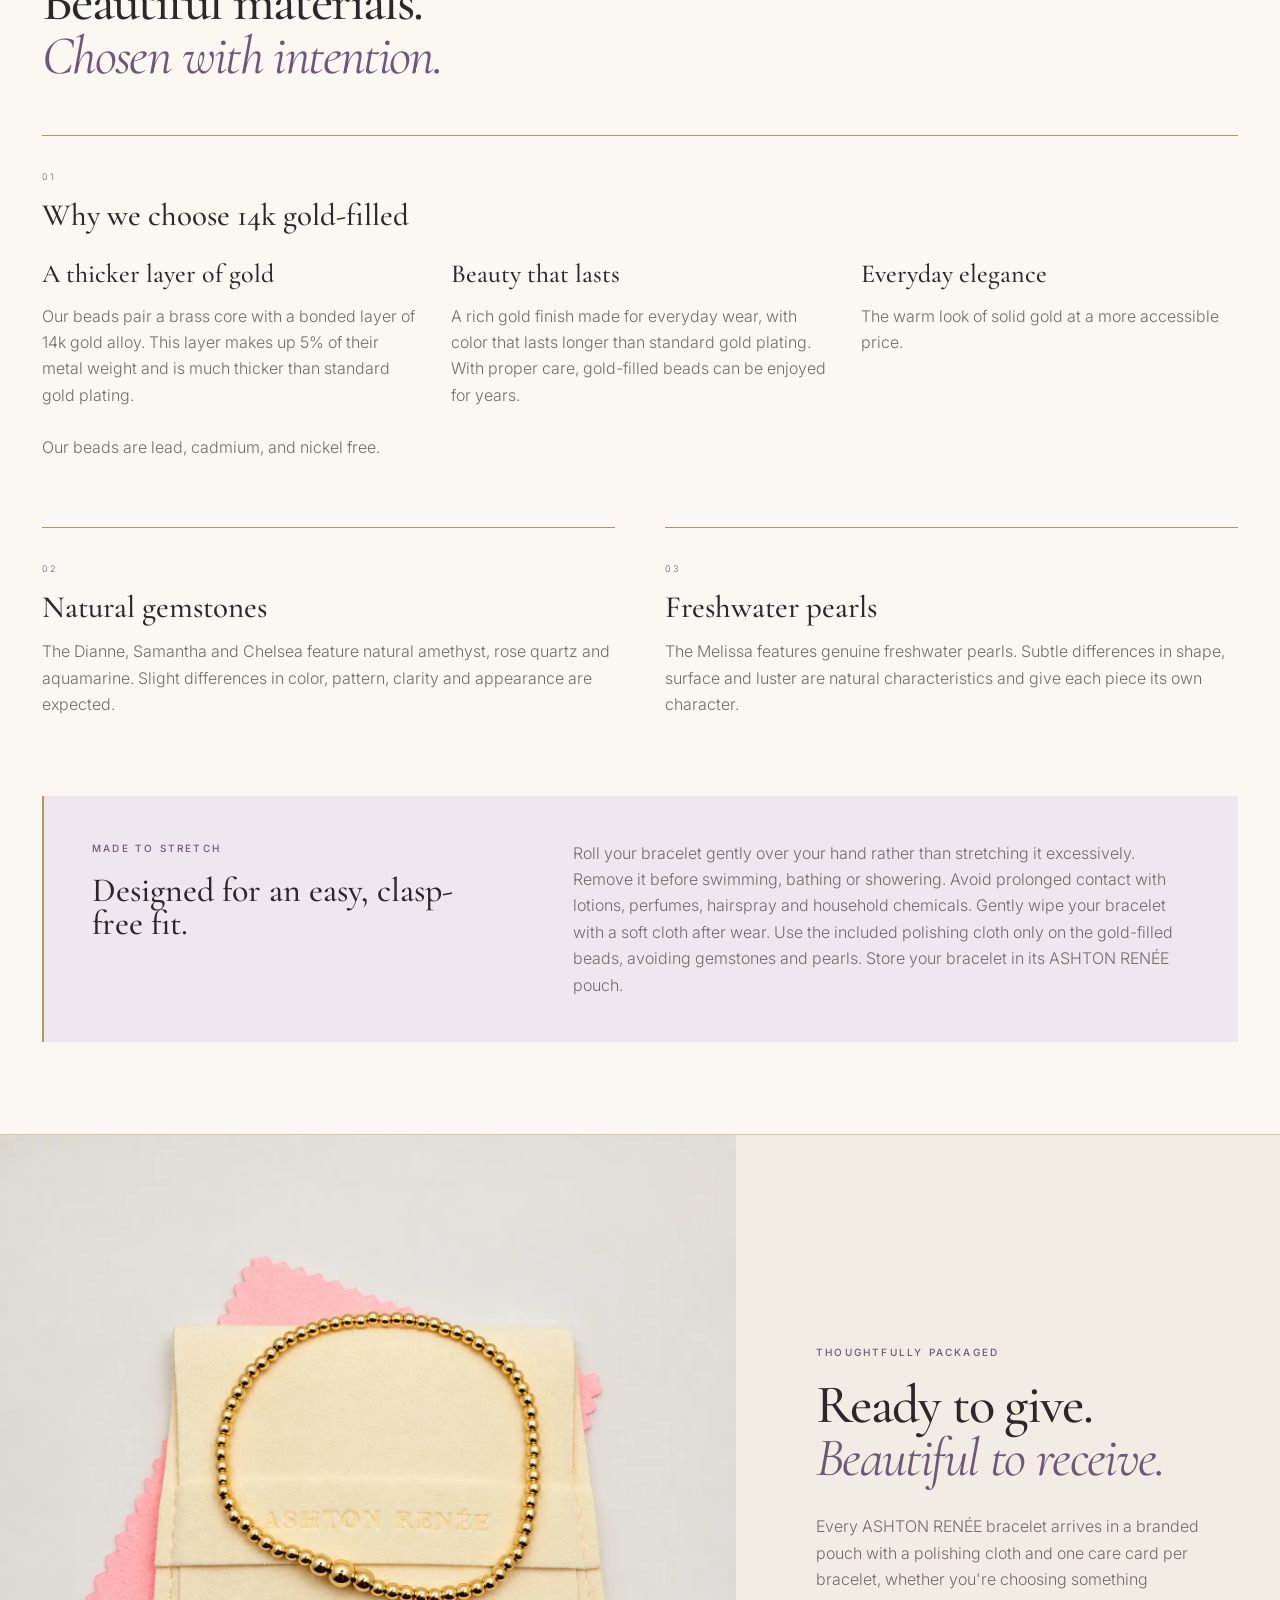
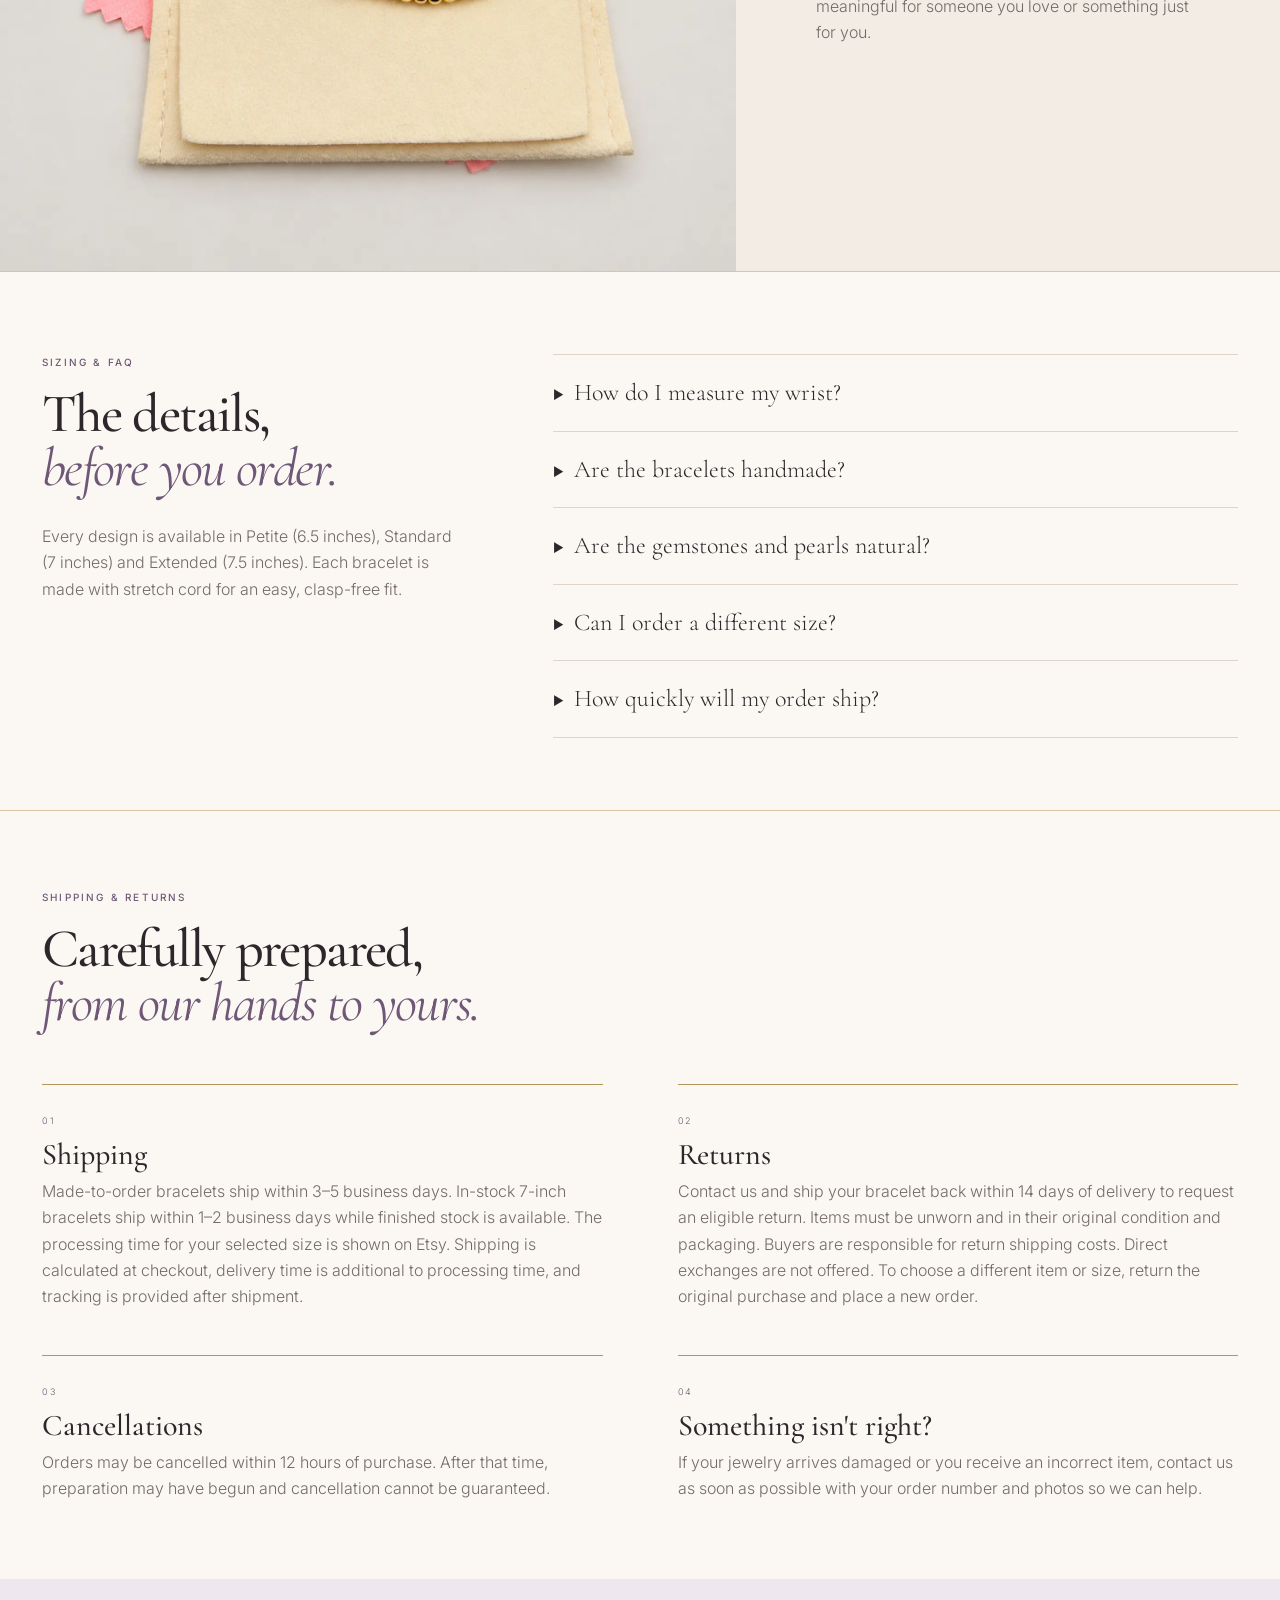
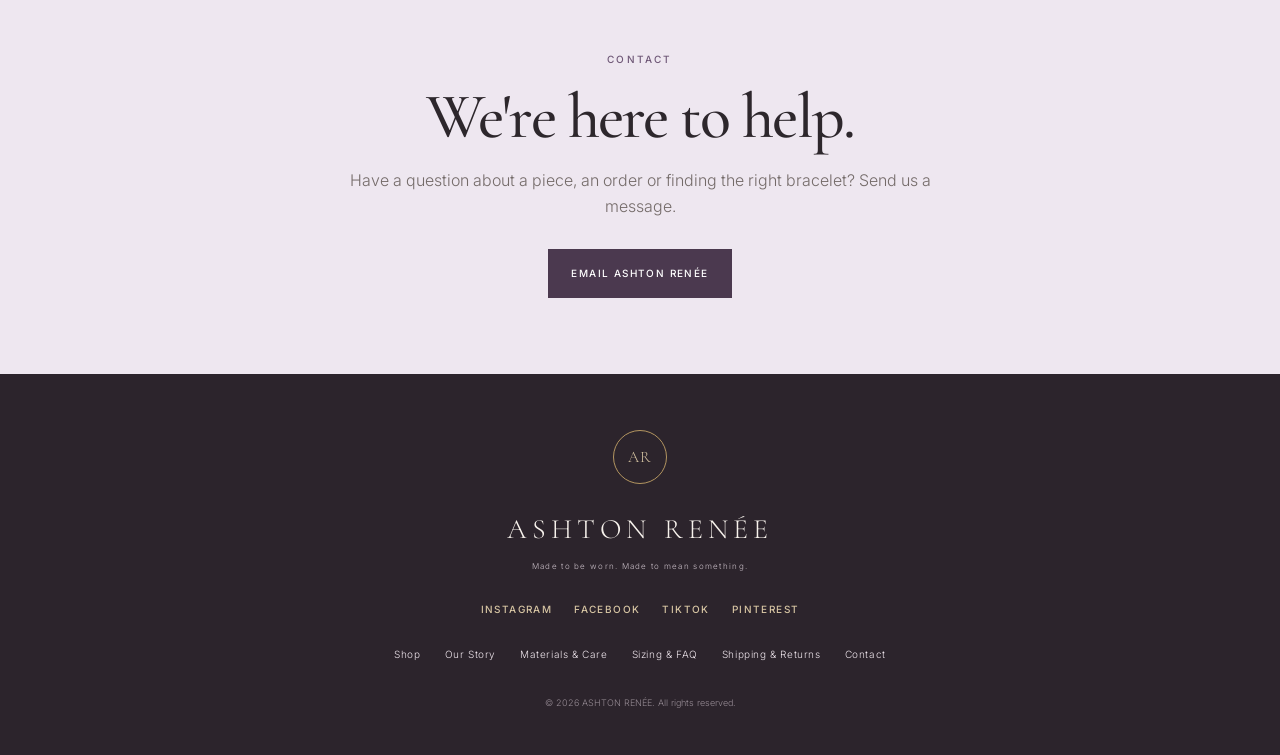
<file: launch/index.html>
<!doctype html>
<html lang="en">
<head>
  <!-- Google tag (gtag.js) -->
  <script async src="https://www.googletagmanager.com/gtag/js?id=G-BNF8X8FGDR"></script>
  <script>
    window.dataLayer = window.dataLayer || [];
    function gtag(){dataLayer.push(arguments);}
    gtag('js', new Date());
    gtag('config', 'G-BNF8X8FGDR');
  </script>
  <meta charset="utf-8">
  <meta name="viewport" content="width=device-width, initial-scale=1">
  <meta name="description" content="ASHTON RENÉE creates timeless, meaningful jewelry designed for everyday wear.">
  <meta name="robots" content="noindex,nofollow,noarchive">
  <title>ASHTON RENÉE | Shop the Debut Collection</title>
  <link rel="canonical" href="https://ashtonreneejewelry.com/launch/">
  <meta property="og:type" content="website">
  <meta property="og:site_name" content="ASHTON RENÉE">
  <meta property="og:title" content="ASHTON RENÉE | Shop the Debut Collection">
  <meta property="og:description" content="Shop five meaningful bracelets handcrafted with natural gemstones, freshwater pearls, and 14K gold-filled beads.">
  <meta property="og:url" content="https://ashtonreneejewelry.com/launch/">
  <meta property="og:image" content="https://ashtonreneejewelry.com/social-sharing.jpg">
  <meta property="og:image:type" content="image/jpeg">
  <meta property="og:image:width" content="1200">
  <meta property="og:image:height" content="630">
  <meta property="og:image:alt" content="ASHTON RENÉE logo beside the five bracelets in The Debut Collection">
  <meta name="twitter:card" content="summary_large_image">
  <meta name="twitter:title" content="ASHTON RENÉE | Shop the Debut Collection">
  <meta name="twitter:description" content="Shop five meaningful bracelets handcrafted with natural gemstones, freshwater pearls, and 14K gold-filled beads.">
  <meta name="twitter:image" content="https://ashtonreneejewelry.com/social-sharing.jpg">
  <meta name="twitter:image:alt" content="ASHTON RENÉE logo beside the five bracelets in The Debut Collection">
  <link rel="preconnect" href="https://fonts.googleapis.com">
  <link rel="preconnect" href="https://fonts.gstatic.com" crossorigin>
  <link href="https://fonts.googleapis.com/css2?family=Cormorant+Garamond:ital,wght@0,400;0,500;0,600;1,400&family=Inter:wght@300;400;500&display=swap" rel="stylesheet">
  <link rel="stylesheet" href="/preview/styles.css?v=20261003-mobile-story">
  <link rel="stylesheet" href="styles.css?v=20261004-gold-filled">
</head>
<body>
<div class="announcement-bar">THE DEBUT COLLECTION IS NOW AVAILABLE</div>

<header class="site-header">
  <a class="wordmark" href="#top">ASHTON RENÉE</a>
  <button class="menu-toggle" aria-expanded="false" aria-controls="site-nav">Menu</button>
  <nav id="site-nav" class="site-nav">
    <a href="https://shopashtonrenee.etsy.com" target="_blank" rel="noopener">Shop</a>
    <a href="#story">Our Story</a>
    <a href="#materials">Materials & Care</a>
    <a href="#faq">FAQ</a>
    <a href="#shipping">Shipping & Returns</a>
    <a href="#contact">Contact</a>
  </nav>
</header>

<main id="top">
  <section class="hero">
    <div class="hero-copy">
      <p class="eyebrow">THE DEBUT COLLECTION</p>
      <h1>Jewelry made to<br><em>mean something.</em></h1>
      <div class="gold-rule"></div>
      <p class="lead">Timeless, meaningful pieces designed for everyday wear and inspired by the people and stories we carry with us.</p>
      <p class="tagline">Made to be worn. Made to mean something.</p>
      <a class="button" href="https://shopashtonrenee.etsy.com" target="_blank" rel="noopener">Shop the collection <small>Available now</small></a>
    </div>
    <div class="editorial-hero">
      <div class="hero-frame">
        <img src="/preview/collection-final.webp" width="1800" height="1800" fetchpriority="high" alt="Five ASHTON RENÉE bracelets stacked on a wrist, featuring polished gold-filled beads, amethyst, freshwater pearls, rose quartz and aquamarine">
      </div>
    </div>
  </section>

  <section class="names-manifesto">
    <p class="eyebrow">THE STORY BEHIND THE COLLECTION</p>
    <h2>Five names.<br><em>Five stories.</em></h2>
    <p>Each design begins with a name and a story. The meaning you give it is entirely your own.</p>
    <div class="name-line"><span>The Ashton</span><i></i><span>The Dianne</span><i></i><span>The Melissa</span><i></i><span>The Samantha</span><i></i><span>The Chelsea</span></div>
  </section>

  <section id="collection" class="collection section-pad">
    <div class="collection-heading">
      <div><p class="eyebrow">MEET THE DEBUT COLLECTION</p><h2>Designed to stand alone.<br>Made to belong together.</h2></div>
      <p>Five bracelets share the same understated point of view while natural gemstones and freshwater pearls give each its own character. Choose your size in the Etsy listing.</p>
    </div>

    <div class="collection-editorial">
      <article class="piece piece-wide">
        <div class="photo-stage"><img class="product-photo" src="/preview/the-ashton-final.webp" width="1600" height="1600" loading="lazy" decoding="async" alt="The Ashton stretch bracelet arranged in a circle, handcrafted with polished 14K gold-filled beads in graduated sizes"></div>
        <div class="piece-copy"><p class="number">01 / 05</p><h3>The Ashton</h3><p class="piece-kicker">The signature.</p><p>All gold and intentionally simple, The Ashton is the foundation of the collection. Made entirely with 14K gold-filled beads.</p><a class="button product-button" data-listing="the-ashton" href="https://shopashtonrenee.etsy.com/listing/4570924601/14k-gold-filled-beaded-stretch-bracelet" target="_blank" rel="noopener">Shop The Ashton</a></div>
      </article>

      <article class="piece piece-reverse">
        <div class="photo-stage amethyst-stage"><img class="product-photo" src="/preview/the-dianne-final.webp" width="1600" height="1600" loading="lazy" decoding="async" alt="The Dianne stretch bracelet arranged in a circle, with five purple amethyst beads centered between polished 14K gold-filled beads"></div>
        <div class="piece-copy"><p class="number">02 / 05</p><h3>The Dianne</h3><p class="piece-kicker">A touch of amethyst.</p><p>Warm 14K gold-filled beads meet natural amethyst for a subtle touch of color that remains easy to wear.</p><a class="button product-button" data-listing="the-dianne" href="https://shopashtonrenee.etsy.com/listing/4570940882/amethyst-and-14k-gold-filled-stretch" target="_blank" rel="noopener">Shop The Dianne</a></div>
      </article>

      <article class="piece">
        <div class="photo-stage pearl-stage"><img class="product-photo" src="/preview/the-melissa-final.webp" width="1600" height="1600" loading="lazy" decoding="async" alt="The Melissa stretch bracelet arranged in a circle, with four freshwater pearls and polished 14K gold-filled beads"></div>
        <div class="piece-copy"><p class="number">03 / 05</p><h3>The Melissa</h3><p class="piece-kicker">Classic pearls, made effortless.</p><p>Freshwater pearl accents meet 14K gold-filled beads for a relaxed, modern take on a classic.</p><a class="button product-button" data-listing="the-melissa" href="https://shopashtonrenee.etsy.com/listing/4570926229/freshwater-pearl-and-14k-gold-filled" target="_blank" rel="noopener">Shop The Melissa</a></div>
      </article>

      <article class="piece piece-reverse">
        <div class="photo-stage rose-stage"><img class="product-photo" src="/preview/the-samantha-final.webp" width="1600" height="1600" loading="lazy" decoding="async" alt="The Samantha stretch bracelet arranged in a circle, with four pale pink rose quartz beads surrounding a graduated 14K gold-filled bead center"></div>
        <div class="piece-copy"><p class="number">04 / 05</p><h3>The Samantha</h3><p class="piece-kicker">Soft, subtle and warm.</p><p>Natural rose quartz adds a delicate blush tone, paired with 14K gold-filled beads for warmth and contrast.</p><a class="button product-button" data-listing="the-samantha" href="https://shopashtonrenee.etsy.com/listing/4570926727/rose-quartz-and-14k-gold-filled-stretch" target="_blank" rel="noopener">Shop The Samantha</a></div>
      </article>

      <article class="piece">
        <div class="photo-stage aqua-stage"><img class="product-photo" src="/preview/the-chelsea-final.webp" width="1600" height="1600" loading="lazy" decoding="async" alt="The Chelsea stretch bracelet arranged in a circle, with three pale blue aquamarine beads and polished 14K gold-filled beads"></div>
        <div class="piece-copy"><p class="number">05 / 05</p><h3>The Chelsea</h3><p class="piece-kicker">A hint of blue.</p><p>Natural aquamarine gives this gold-forward design a fresh, understated touch of color.</p><a class="button product-button" data-listing="the-chelsea" href="https://shopashtonrenee.etsy.com/listing/4570942036/aquamarine-and-14k-gold-filled-stretch" target="_blank" rel="noopener">Shop The Chelsea</a></div>
      </article>
    </div>

    <div class="stack-note"><span>Wear it your way.</span><h3>There isn't one right combination.</h3><p>The meaningful part is choosing the pieces that feel like yours.</p></div>
  </section>

  <section id="story" class="story">
    <div class="story-photo"><img src="/preview/ashton-profile.png" width="2000" height="2000" loading="lazy" decoding="async" alt="Ashton, founder of ASHTON RENÉE, smiling outdoors in a white sweater and gold earrings"></div>
    <div class="story-copy">
      <p class="eyebrow">OUR STORY</p>
      <h2>Jewelry can be beautiful.<br><em>It can also mean something.</em></h2>
      <p>ASHTON RENÉE started with a love for simple, timeless jewelry and the belief that the pieces we wear most often can become part of our stories.</p>
      <p>I wanted to create jewelry that felt special without being saved for special occasions. Pieces you could put on in the morning, wear throughout your day and reach for again tomorrow.</p>
      <p>The name is personal. ASHTON RENÉE is my name, and from the beginning I wanted the brand to feel just as personal as the jewelry I was creating.</p>
      <blockquote>Five names. Five stories. And while those names begin with my stories, my hope is that the jewelry eventually becomes part of yours.</blockquote>
      <p class="signature">Ashton <small>Founder, ASHTON RENÉE</small></p>
    </div>
  </section>

  <section id="materials" class="materials section-pad">
    <div class="materials-head"><p class="eyebrow">MATERIALS & CARE</p><h2>Beautiful materials.<br><em>Chosen with intention.</em></h2></div>
    <div class="material-grid">
      <article class="gold-filled-story" aria-labelledby="gold-filled-title">
        <span>01</span><h3 id="gold-filled-title">Why we choose 14k gold-filled</h3>
        <div class="gold-filled-benefits">
          <div><h4>A thicker layer of gold</h4><p>Our beads pair a brass core with a bonded layer of 14k gold alloy. This layer makes up 5% of their metal weight and is much thicker than standard gold plating.</p></div>
          <div><h4>Beauty that lasts</h4><p>A rich gold finish made for everyday wear, with color that lasts longer than standard gold plating. With proper care, gold-filled beads can be enjoyed for years.</p></div>
          <div><h4>Everyday elegance</h4><p>The warm look of solid gold at a more accessible price.</p></div>
        </div>
        <p class="gold-filled-note">Our beads are lead, cadmium, and nickel free.</p>
      </article>
      <article><span>02</span><h3>Natural gemstones</h3><p>The Dianne, Samantha and Chelsea feature natural amethyst, rose quartz and aquamarine. Slight differences in color, pattern, clarity and appearance are expected.</p></article>
      <article><span>03</span><h3>Freshwater pearls</h3><p>The Melissa features genuine freshwater pearls. Subtle differences in shape, surface and luster are natural characteristics and give each piece its own character.</p></article>
    </div>
    <div class="care-band"><div><p class="eyebrow">MADE TO STRETCH</p><h3>Designed for an easy, clasp-free fit.</h3></div><p>Roll your bracelet gently over your hand rather than stretching it excessively. Remove it before swimming, bathing or showering. Avoid prolonged contact with lotions, perfumes, hairspray and household chemicals. Gently wipe your bracelet with a soft cloth after wear. Use the included polishing cloth only on the gold-filled beads, avoiding gemstones and pearls. Store your bracelet in its ASHTON RENÉE pouch.</p></div>
  </section>

  <section class="packaging">
    <div class="package-photo"><img src="/preview/packaging-final.webp" width="1600" height="1600" loading="lazy" decoding="async" alt="The Ashton bracelet displayed on a cream ASHTON RENÉE jewelry pouch with a pink polishing cloth"></div>
    <div class="package-copy"><p class="eyebrow">THOUGHTFULLY PACKAGED</p><h2>Ready to give.<br><em>Beautiful to receive.</em></h2><p>Every ASHTON RENÉE bracelet arrives in a branded pouch with a polishing cloth and one care card per bracelet, whether you're choosing something meaningful for someone you love or something just for you.</p></div>
  </section>

  <section id="faq" class="faq section-pad">
    <div class="faq-head"><p class="eyebrow">SIZING & FAQ</p><h2>The details,<br><em>before you order.</em></h2><p>Every design is available in Petite (6.5 inches), Standard (7 inches) and Extended (7.5 inches). Each bracelet is made with stretch cord for an easy, clasp-free fit.</p></div>
    <div class="accordion">
      <details><summary>How do I measure my wrist?</summary><p>Wrap a flexible measuring tape snugly around your wrist where you normally wear a bracelet. If you don't have one, use string, mark where the ends meet and measure it against a ruler. Allow extra room for your preferred fit. Listed sizes are bracelet measurements, not wrist measurements.</p></details>
      <details><summary>Are the bracelets handmade?</summary><p>Yes. Each bracelet is assembled by hand in small quantities and individually inspected before packaging.</p></details>
      <details><summary>Are the gemstones and pearls natural?</summary><p>The Dianne, Samantha and Chelsea use natural gemstones, and The Melissa uses genuine freshwater pearls. Natural variation is expected.</p></details>
      <details><summary>Can I order a different size?</summary><p>Choose Petite (6.5 inches), Standard (7 inches) or Extended (7.5 inches) in the Etsy listing before checkout. Sizes outside these options and personalized designs are not currently offered. Stretch cord makes the bracelet easy to put on, but does not make its size adjustable.</p></details>
      <details><summary>How quickly will my order ship?</summary><p>Made-to-order bracelets ship within 3–5 business days. In-stock 7-inch bracelets ship within 1–2 business days while finished stock is available. Check the processing time and estimated delivery date for your selected size on Etsy before checkout. Shipping is calculated at checkout, and delivery time is additional to processing time.</p></details>
    </div>
  </section>

  <section id="shipping" class="policies section-pad">
    <div class="policy-title"><p class="eyebrow">SHIPPING & RETURNS</p><h2>Carefully prepared,<br><em>from our hands to yours.</em></h2></div>
    <div class="policy-grid">
      <article><span>01</span><h3>Shipping</h3><p>Made-to-order bracelets ship within 3–5 business days. In-stock 7-inch bracelets ship within 1–2 business days while finished stock is available. The processing time for your selected size is shown on Etsy. Shipping is calculated at checkout, delivery time is additional to processing time, and tracking is provided after shipment.</p></article>
      <article><span>02</span><h3>Returns</h3><p>Contact us and ship your bracelet back within 14 days of delivery to request an eligible return. Items must be unworn and in their original condition and packaging. Buyers are responsible for return shipping costs. Direct exchanges are not offered. To choose a different item or size, return the original purchase and place a new order.</p></article>
      <article><span>03</span><h3>Cancellations</h3><p>Orders may be cancelled within 12 hours of purchase. After that time, preparation may have begun and cancellation cannot be guaranteed.</p></article>
      <article><span>04</span><h3>Something isn't right?</h3><p>If your jewelry arrives damaged or you receive an incorrect item, contact us as soon as possible with your order number and photos so we can help.</p></article>
    </div>
  </section>

  <section id="contact" class="contact">
    <p class="eyebrow">CONTACT</p>
    <h2>We're here to help.</h2>
    <p>Have a question about a piece, an order or finding the right bracelet? Send us a message.</p>
    <a class="button" href="mailto:ashtonreneejewelry@gmail.com">Email ASHTON RENÉE</a>
  </section>
</main>

<footer>
  <div class="footer-mark"><span>AR</span></div>
  <div class="footer-wordmark">ASHTON RENÉE<small>Made to be worn. Made to mean something.</small></div>
  <div class="social-links" aria-label="Follow ASHTON RENÉE">
    <a href="https://www.instagram.com/ashtonreneejewelry" target="_blank" rel="noopener noreferrer">Instagram</a>
    <a href="https://www.facebook.com/share/1dFcgGe7Ug/?mibextid=wwXIfr" target="_blank" rel="noopener noreferrer">Facebook</a>
    <a href="https://www.tiktok.com/@ashtonreneejewelry" target="_blank" rel="noopener noreferrer">TikTok</a>
    <a href="https://www.pinterest.com/ashtonreneejewelry/" target="_blank" rel="noopener noreferrer">Pinterest</a>
  </div>
  <nav><a href="https://shopashtonrenee.etsy.com" target="_blank" rel="noopener">Shop</a><a href="#story">Our Story</a><a href="#materials">Materials & Care</a><a href="#faq">Sizing & FAQ</a><a href="#shipping">Shipping & Returns</a><a href="#contact">Contact</a></nav>
  <p>© 2026 ASHTON RENÉE. All rights reserved.</p>
</footer>
<script src="/preview/script.js?v=20261002-countdown"></script>
</body>
</html>
</file>
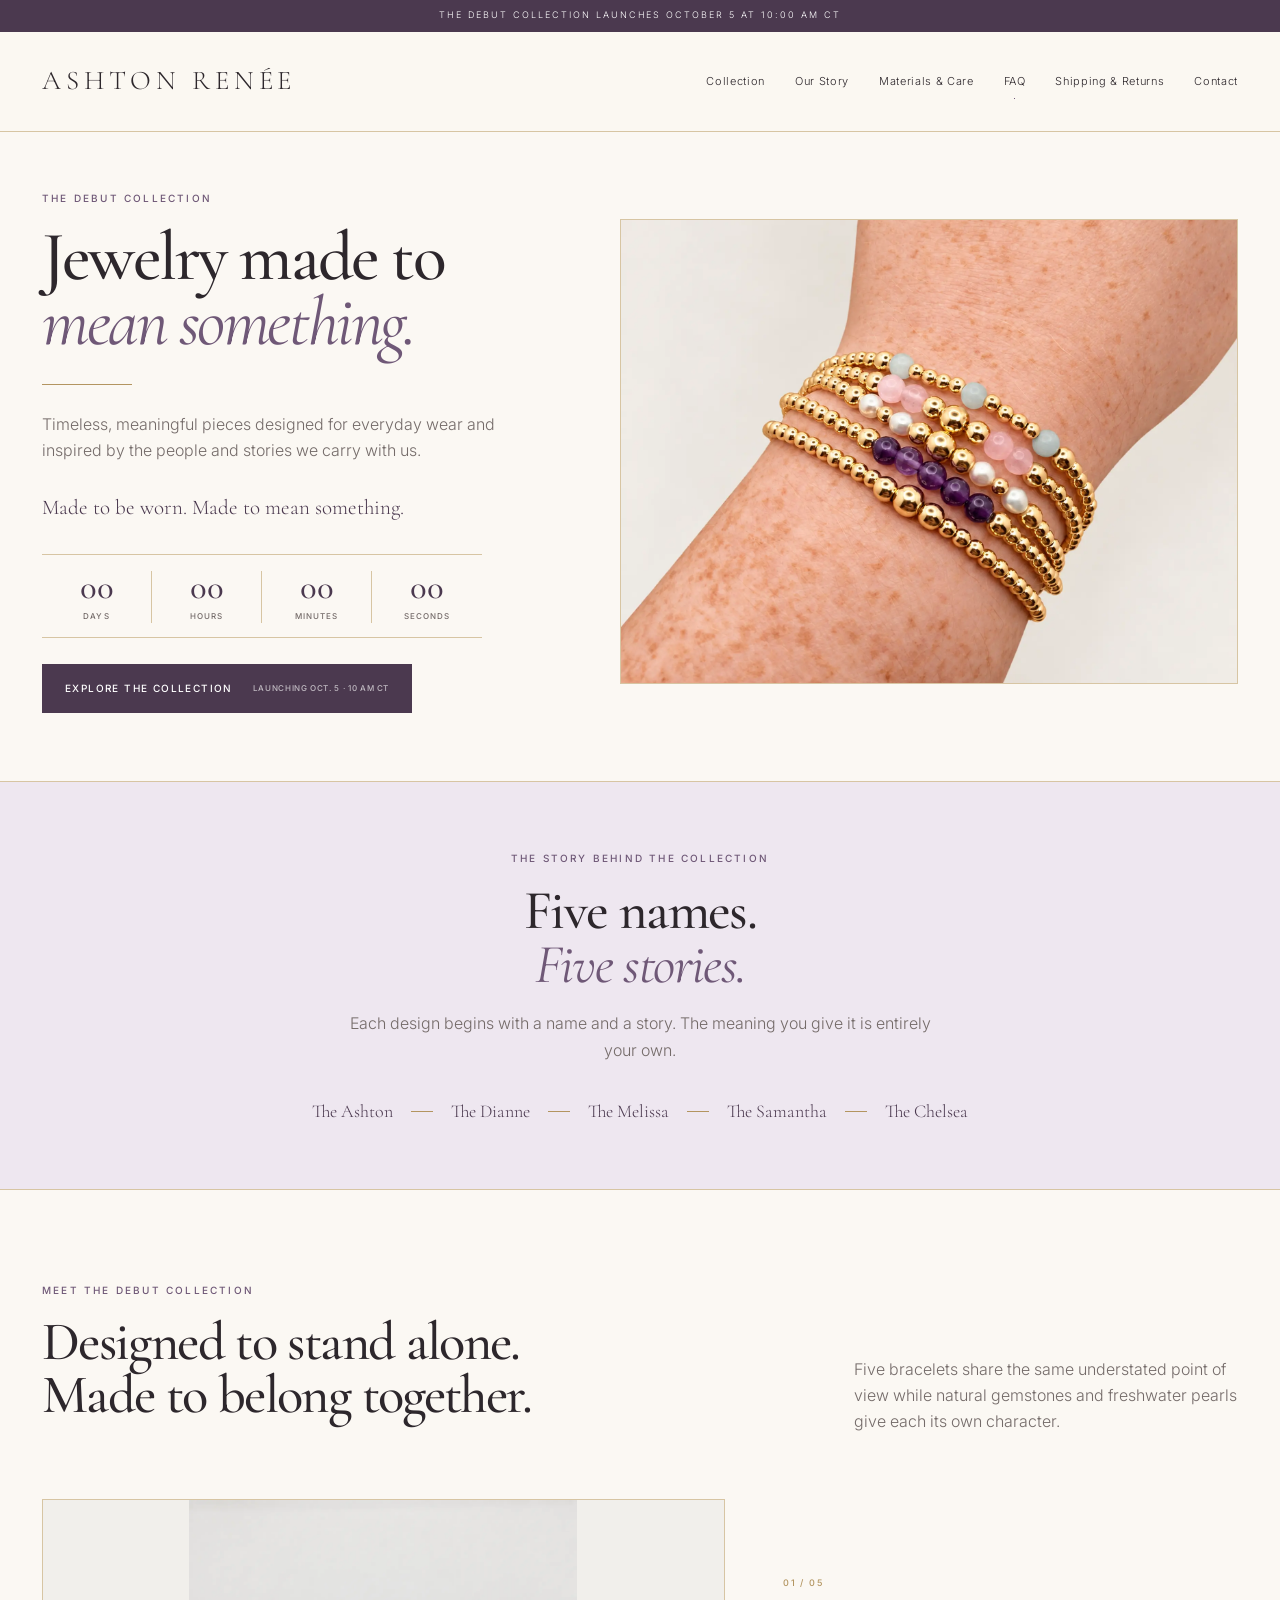
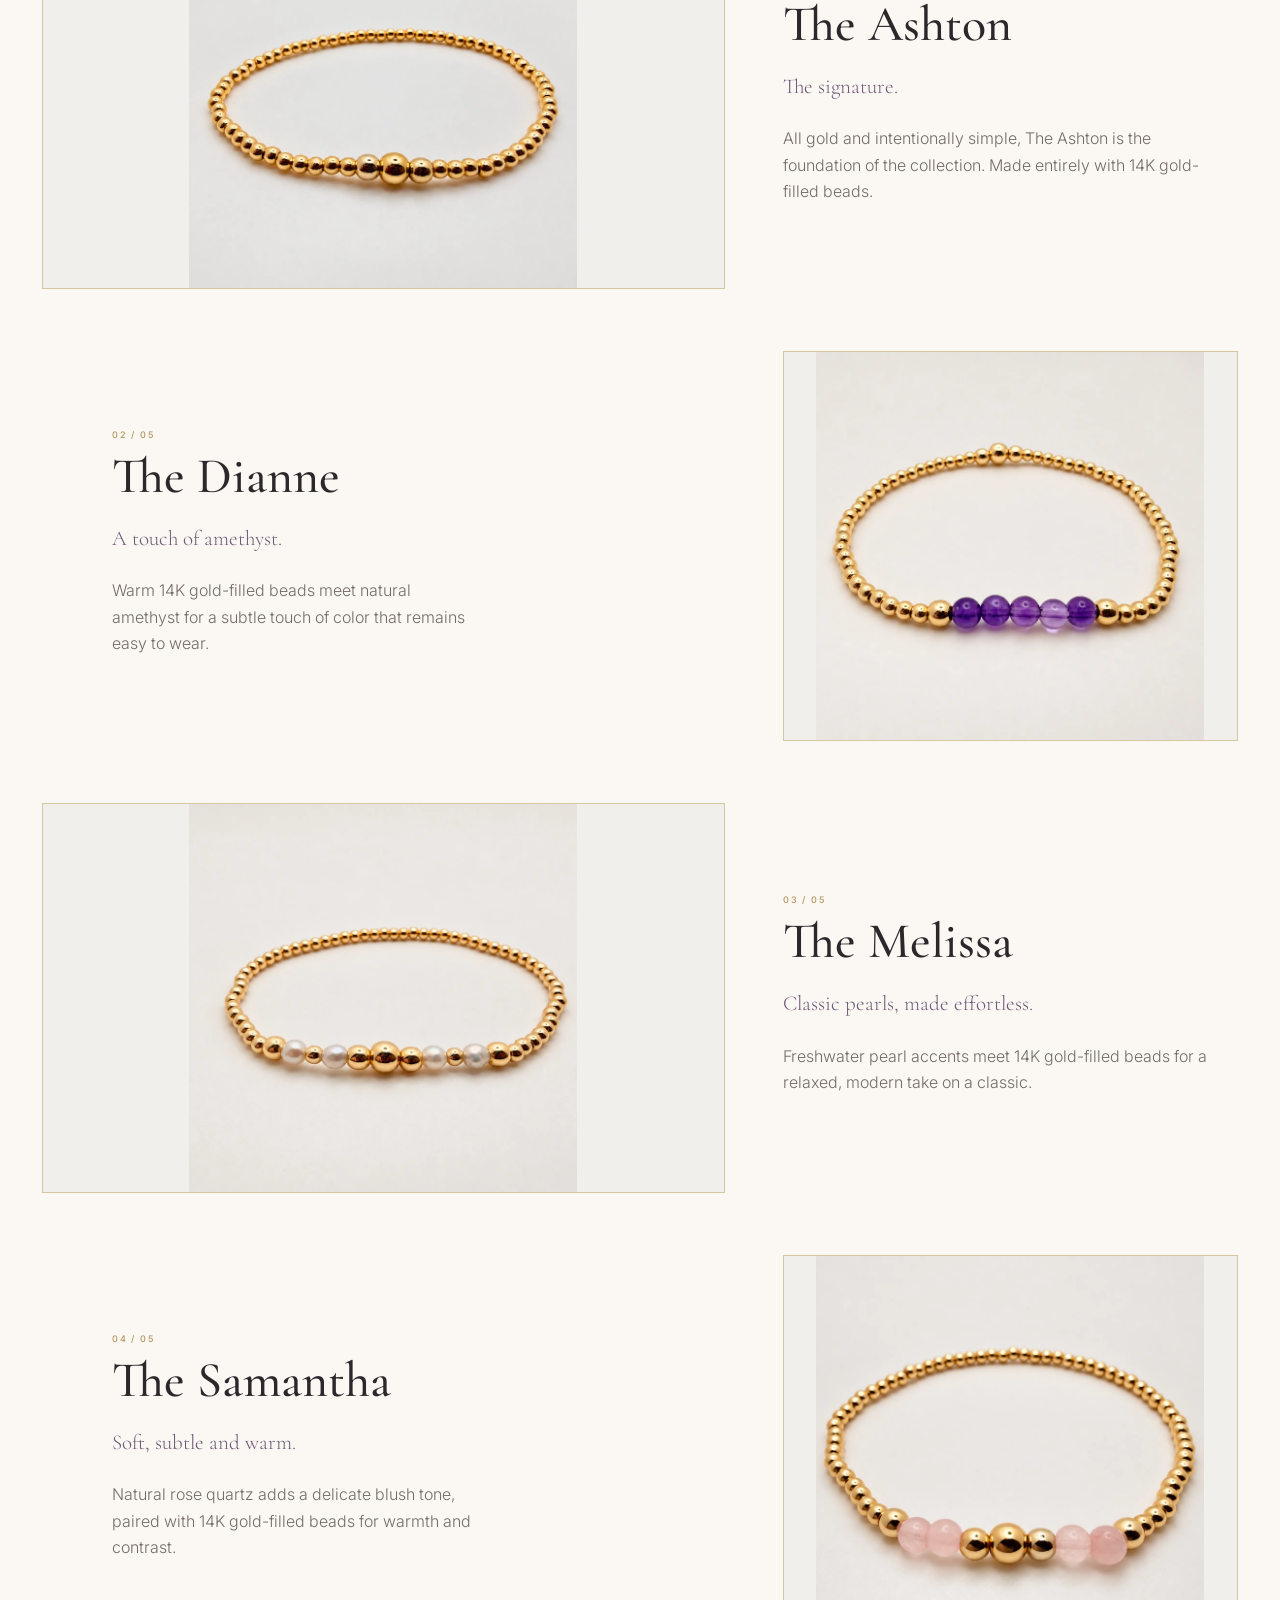
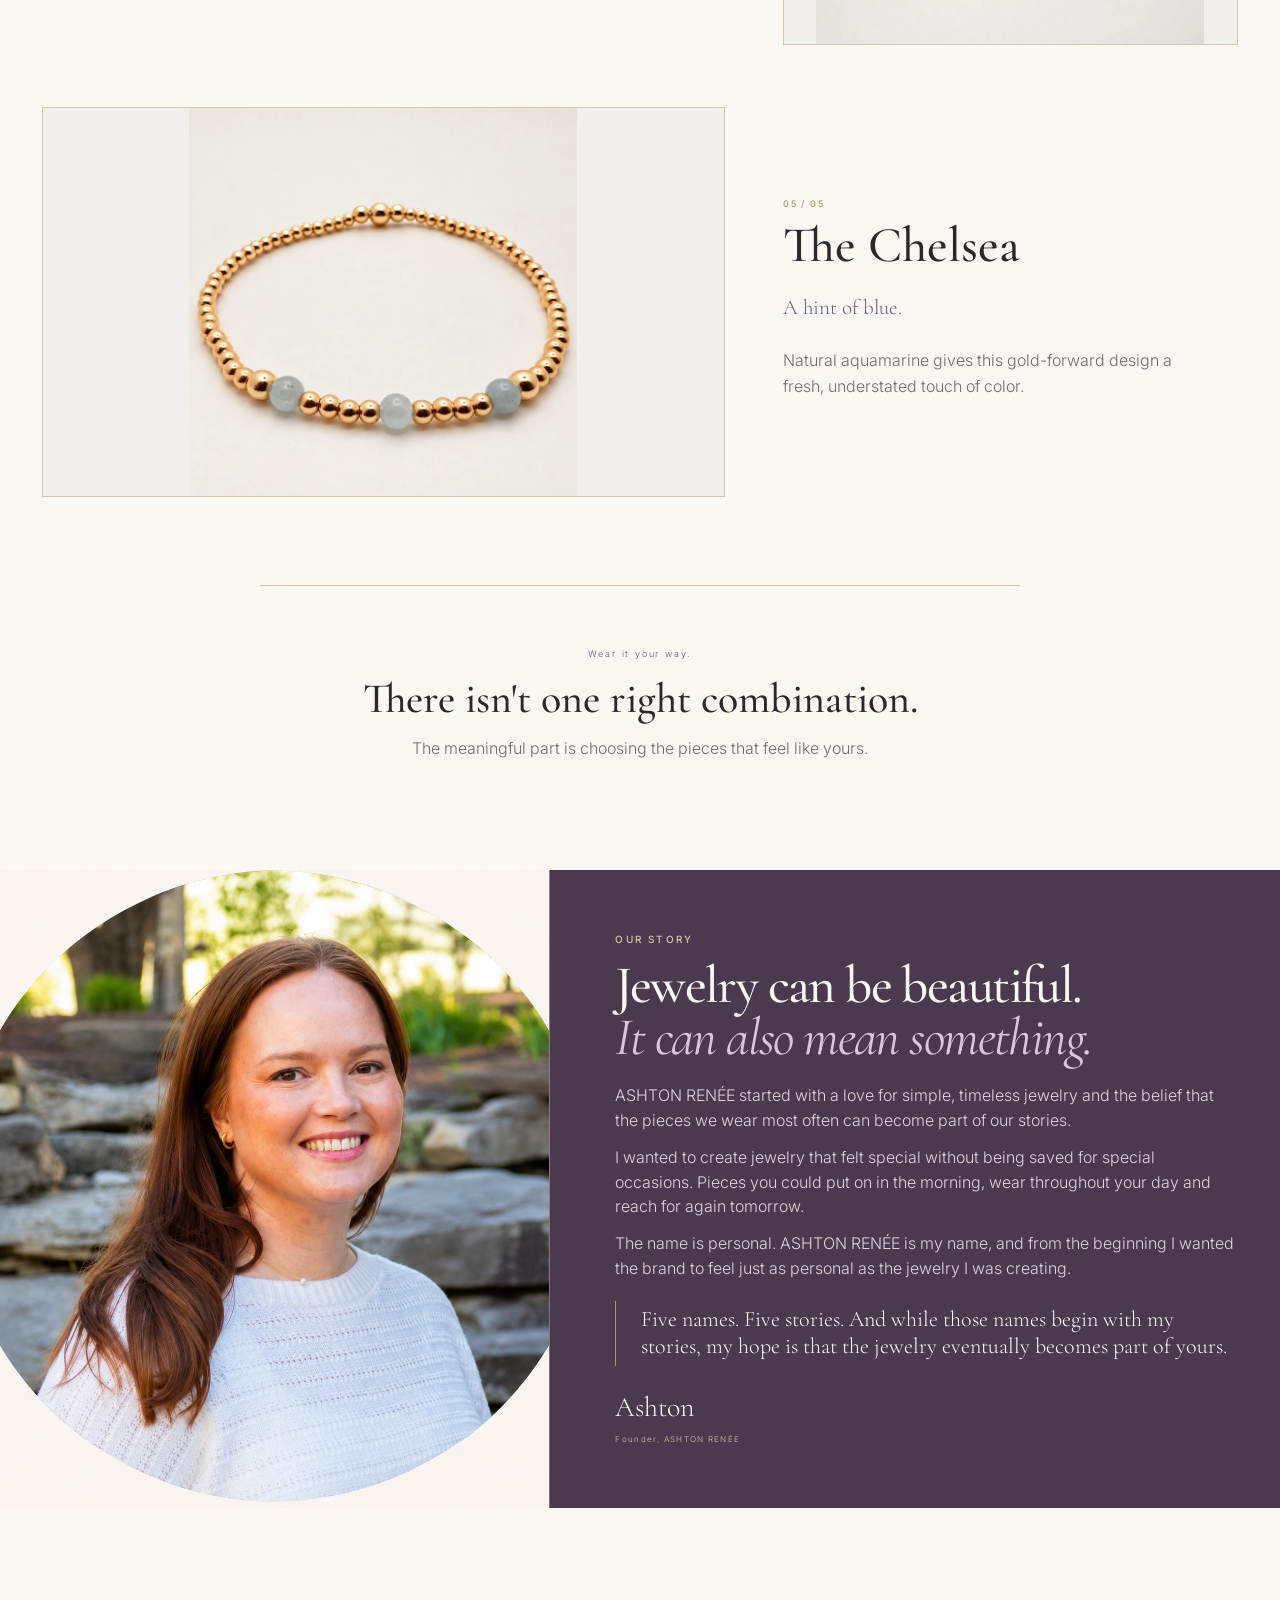
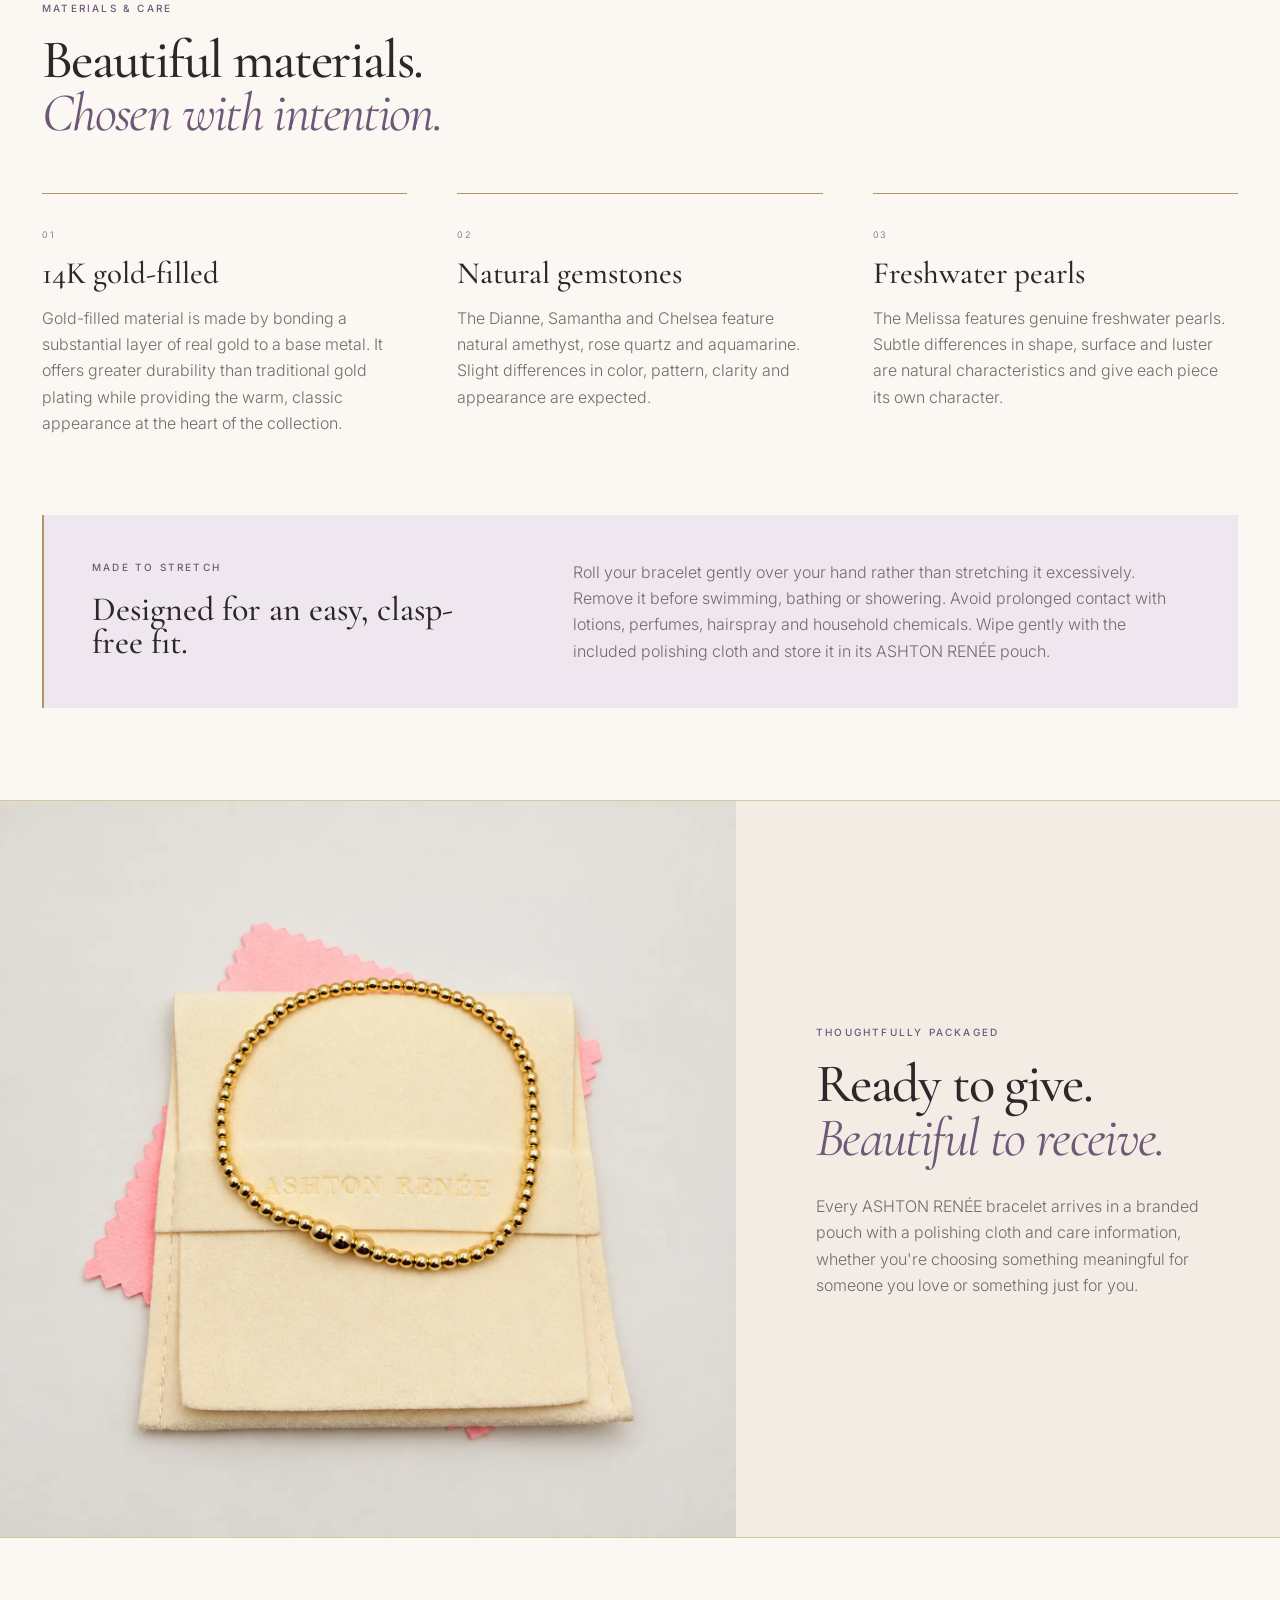
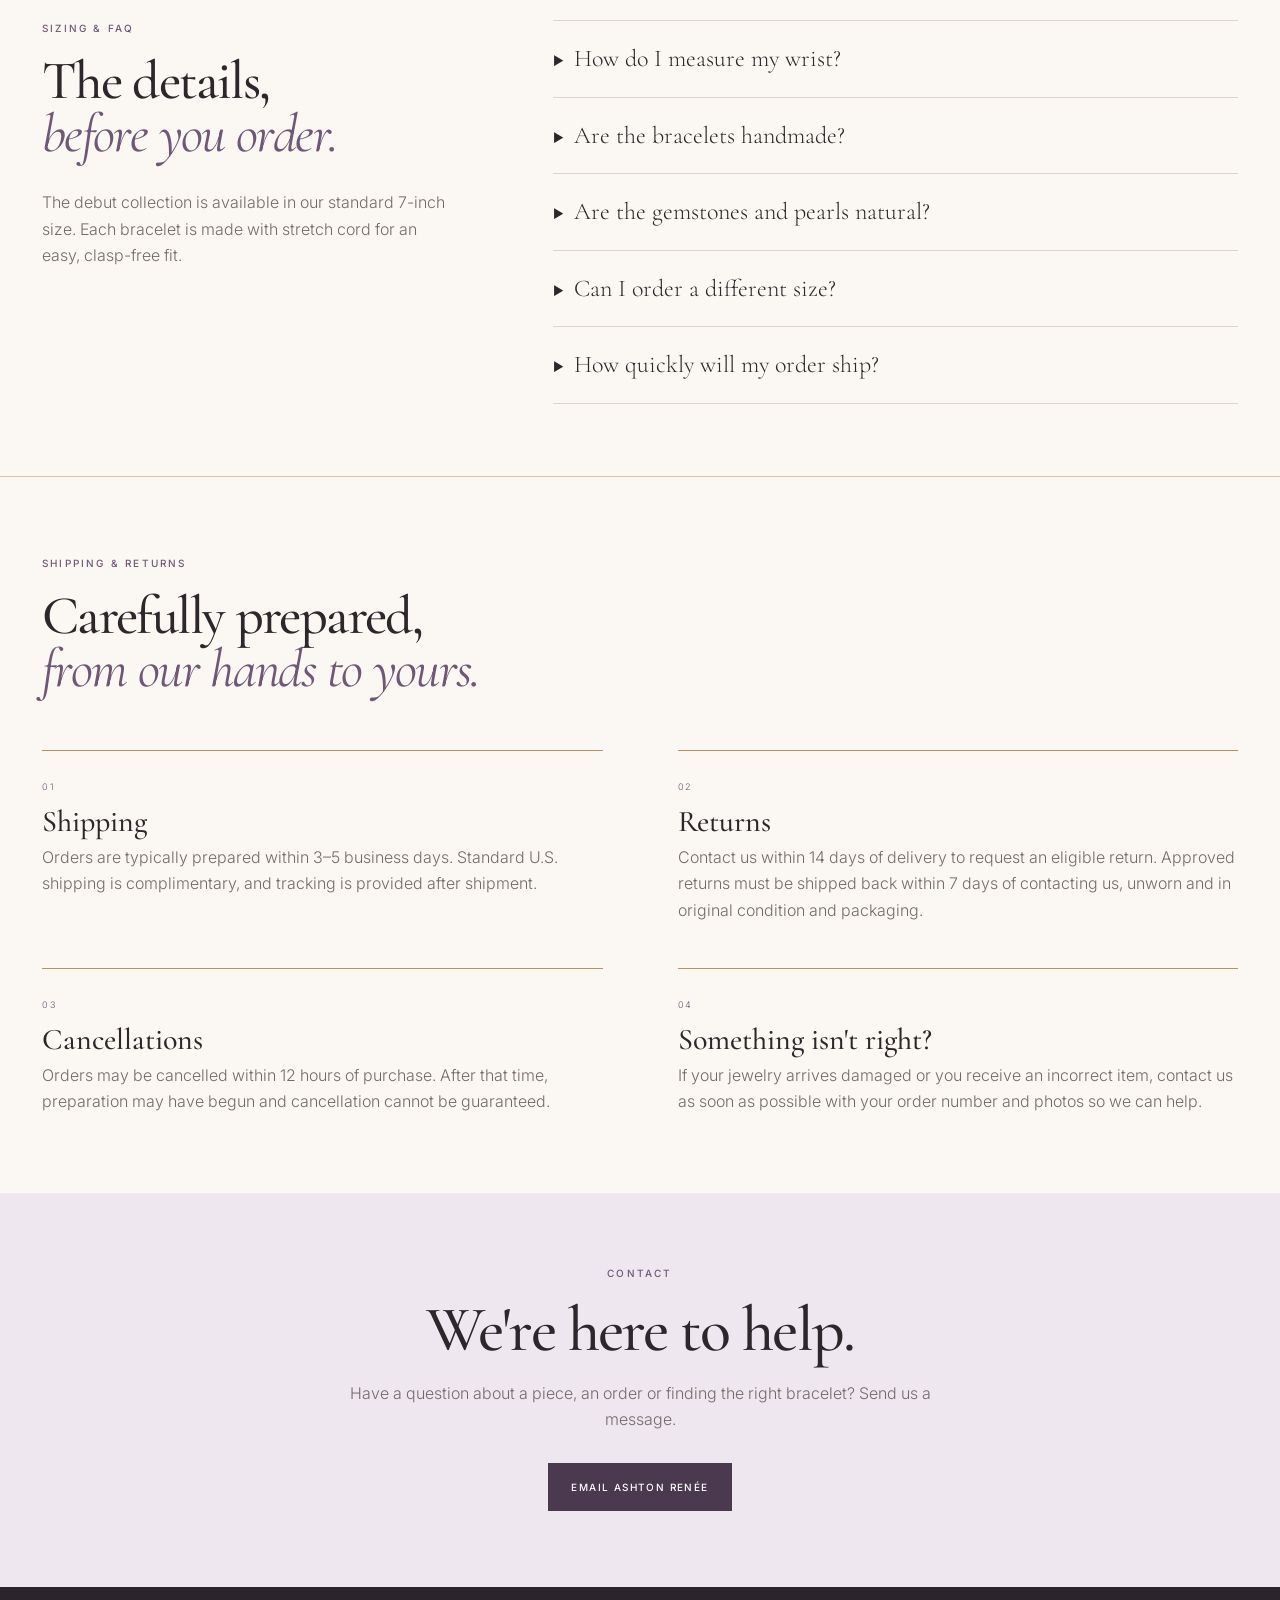
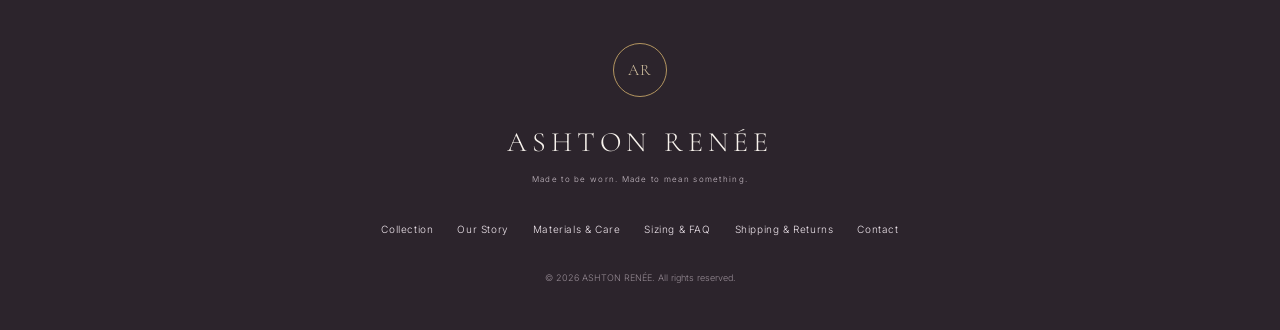
<file: preview/index.html>
<!doctype html>
<html lang="en">
<head>
  <meta charset="utf-8">
  <meta name="viewport" content="width=device-width, initial-scale=1">
  <meta name="description" content="ASHTON RENÉE creates timeless, meaningful jewelry designed for everyday wear.">
  <meta name="robots" content="noindex,nofollow,noarchive">
  <title>ASHTON RENÉE | The Debut Collection</title>
  <link rel="preconnect" href="https://fonts.googleapis.com">
  <link rel="preconnect" href="https://fonts.gstatic.com" crossorigin>
  <link href="https://fonts.googleapis.com/css2?family=Cormorant+Garamond:ital,wght@0,400;0,500;0,600;1,400&family=Inter:wght@300;400;500&display=swap" rel="stylesheet">
  <link rel="stylesheet" href="styles.css?v=20261002-countdown">
</head>
<body>
<div class="announcement-bar">THE DEBUT COLLECTION LAUNCHES OCTOBER 5 AT 10:00 AM CT</div>

<header class="site-header">
  <a class="wordmark" href="#top">ASHTON RENÉE</a>
  <button class="menu-toggle" aria-expanded="false" aria-controls="site-nav">Menu</button>
  <nav id="site-nav" class="site-nav">
    <a href="#collection">Collection</a>
    <a href="#story">Our Story</a>
    <a href="#materials">Materials & Care</a>
    <a href="#faq">FAQ</a>
    <a href="#shipping">Shipping & Returns</a>
    <a href="#contact">Contact</a>
  </nav>
</header>

<main id="top">
  <section class="hero">
    <div class="hero-copy">
      <p class="eyebrow">THE DEBUT COLLECTION</p>
      <h1>Jewelry made to<br><em>mean something.</em></h1>
      <div class="gold-rule"></div>
      <p class="lead">Timeless, meaningful pieces designed for everyday wear and inspired by the people and stories we carry with us.</p>
      <p class="tagline">Made to be worn. Made to mean something.</p>
      <div class="countdown" role="timer" aria-label="Time remaining until the debut collection launches October 5 at 10:00 AM Central Time">
        <div class="countdown-unit"><strong data-countdown="days">--</strong><span>Days</span></div>
        <div class="countdown-unit"><strong data-countdown="hours">--</strong><span>Hours</span></div>
        <div class="countdown-unit"><strong data-countdown="minutes">--</strong><span>Minutes</span></div>
        <div class="countdown-unit"><strong data-countdown="seconds">--</strong><span>Seconds</span></div>
      </div>
      <a class="button" href="#collection">Explore the collection <small>Launching Oct. 5 · 10 AM CT</small></a>
    </div>
    <div class="editorial-hero">
      <div class="hero-frame">
        <img src="collection-final.webp" width="1800" height="1800" fetchpriority="high" alt="Five ASHTON RENÉE bracelets stacked on a wrist, featuring polished gold-filled beads, amethyst, freshwater pearls, rose quartz and aquamarine">
      </div>
    </div>
  </section>

  <section class="names-manifesto">
    <p class="eyebrow">THE STORY BEHIND THE COLLECTION</p>
    <h2>Five names.<br><em>Five stories.</em></h2>
    <p>Each design begins with a name and a story. The meaning you give it is entirely your own.</p>
    <div class="name-line"><span>The Ashton</span><i></i><span>The Dianne</span><i></i><span>The Melissa</span><i></i><span>The Samantha</span><i></i><span>The Chelsea</span></div>
  </section>

  <section id="collection" class="collection section-pad">
    <div class="collection-heading">
      <div><p class="eyebrow">MEET THE DEBUT COLLECTION</p><h2>Designed to stand alone.<br>Made to belong together.</h2></div>
      <p>Five bracelets share the same understated point of view while natural gemstones and freshwater pearls give each its own character.</p>
    </div>

    <div class="collection-editorial">
      <article class="piece piece-wide">
        <div class="photo-stage"><img class="product-photo" src="the-ashton-final.webp" width="1600" height="1600" loading="lazy" decoding="async" alt="The Ashton stretch bracelet arranged in a circle, handcrafted with polished 14K gold-filled beads in graduated sizes"></div>
        <div class="piece-copy"><p class="number">01 / 05</p><h3>The Ashton</h3><p class="piece-kicker">The signature.</p><p>All gold and intentionally simple, The Ashton is the foundation of the collection. Made entirely with 14K gold-filled beads.</p></div>
      </article>

      <article class="piece piece-reverse">
        <div class="photo-stage amethyst-stage"><img class="product-photo" src="the-dianne-final.webp" width="1600" height="1600" loading="lazy" decoding="async" alt="The Dianne stretch bracelet arranged in a circle, with five purple amethyst beads centered between polished 14K gold-filled beads"></div>
        <div class="piece-copy"><p class="number">02 / 05</p><h3>The Dianne</h3><p class="piece-kicker">A touch of amethyst.</p><p>Warm 14K gold-filled beads meet natural amethyst for a subtle touch of color that remains easy to wear.</p></div>
      </article>

      <article class="piece">
        <div class="photo-stage pearl-stage"><img class="product-photo" src="the-melissa-final.webp" width="1600" height="1600" loading="lazy" decoding="async" alt="The Melissa stretch bracelet arranged in a circle, with four freshwater pearls and polished 14K gold-filled beads"></div>
        <div class="piece-copy"><p class="number">03 / 05</p><h3>The Melissa</h3><p class="piece-kicker">Classic pearls, made effortless.</p><p>Freshwater pearl accents meet 14K gold-filled beads for a relaxed, modern take on a classic.</p></div>
      </article>

      <article class="piece piece-reverse">
        <div class="photo-stage rose-stage"><img class="product-photo" src="the-samantha-final.webp" width="1600" height="1600" loading="lazy" decoding="async" alt="The Samantha stretch bracelet arranged in a circle, with four pale pink rose quartz beads surrounding a graduated 14K gold-filled bead center"></div>
        <div class="piece-copy"><p class="number">04 / 05</p><h3>The Samantha</h3><p class="piece-kicker">Soft, subtle and warm.</p><p>Natural rose quartz adds a delicate blush tone, paired with 14K gold-filled beads for warmth and contrast.</p></div>
      </article>

      <article class="piece">
        <div class="photo-stage aqua-stage"><img class="product-photo" src="the-chelsea-final.webp" width="1600" height="1600" loading="lazy" decoding="async" alt="The Chelsea stretch bracelet arranged in a circle, with three pale blue aquamarine beads and polished 14K gold-filled beads"></div>
        <div class="piece-copy"><p class="number">05 / 05</p><h3>The Chelsea</h3><p class="piece-kicker">A hint of blue.</p><p>Natural aquamarine gives this gold-forward design a fresh, understated touch of color.</p></div>
      </article>
    </div>

    <div class="stack-note"><span>Wear it your way.</span><h3>There isn't one right combination.</h3><p>The meaningful part is choosing the pieces that feel like yours.</p></div>
  </section>

  <section id="story" class="story">
    <div class="story-photo"><img src="ashton-profile.png" width="2000" height="2000" loading="lazy" decoding="async" alt="Ashton, founder of ASHTON RENÉE, smiling outdoors in a white sweater and gold earrings"></div>
    <div class="story-copy">
      <p class="eyebrow">OUR STORY</p>
      <h2>Jewelry can be beautiful.<br><em>It can also mean something.</em></h2>
      <p>ASHTON RENÉE started with a love for simple, timeless jewelry and the belief that the pieces we wear most often can become part of our stories.</p>
      <p>I wanted to create jewelry that felt special without being saved for special occasions. Pieces you could put on in the morning, wear throughout your day and reach for again tomorrow.</p>
      <p>The name is personal. ASHTON RENÉE is my name, and from the beginning I wanted the brand to feel just as personal as the jewelry I was creating.</p>
      <blockquote>Five names. Five stories. And while those names begin with my stories, my hope is that the jewelry eventually becomes part of yours.</blockquote>
      <p class="signature">Ashton <small>Founder, ASHTON RENÉE</small></p>
    </div>
  </section>

  <section id="materials" class="materials section-pad">
    <div class="materials-head"><p class="eyebrow">MATERIALS & CARE</p><h2>Beautiful materials.<br><em>Chosen with intention.</em></h2></div>
    <div class="material-grid">
      <article><span>01</span><h3>14K gold-filled</h3><p>Gold-filled material is made by bonding a substantial layer of real gold to a base metal. It offers greater durability than traditional gold plating while providing the warm, classic appearance at the heart of the collection.</p></article>
      <article><span>02</span><h3>Natural gemstones</h3><p>The Dianne, Samantha and Chelsea feature natural amethyst, rose quartz and aquamarine. Slight differences in color, pattern, clarity and appearance are expected.</p></article>
      <article><span>03</span><h3>Freshwater pearls</h3><p>The Melissa features genuine freshwater pearls. Subtle differences in shape, surface and luster are natural characteristics and give each piece its own character.</p></article>
    </div>
    <div class="care-band"><div><p class="eyebrow">MADE TO STRETCH</p><h3>Designed for an easy, clasp-free fit.</h3></div><p>Roll your bracelet gently over your hand rather than stretching it excessively. Remove it before swimming, bathing or showering. Avoid prolonged contact with lotions, perfumes, hairspray and household chemicals. Wipe gently with the included polishing cloth and store it in its ASHTON RENÉE pouch.</p></div>
  </section>

  <section class="packaging">
    <div class="package-photo"><img src="packaging-final.webp" width="1600" height="1600" loading="lazy" decoding="async" alt="The Ashton bracelet displayed on a cream ASHTON RENÉE jewelry pouch with a pink polishing cloth"></div>
    <div class="package-copy"><p class="eyebrow">THOUGHTFULLY PACKAGED</p><h2>Ready to give.<br><em>Beautiful to receive.</em></h2><p>Every ASHTON RENÉE bracelet arrives in a branded pouch with a polishing cloth and care information, whether you're choosing something meaningful for someone you love or something just for you.</p></div>
  </section>

  <section id="faq" class="faq section-pad">
    <div class="faq-head"><p class="eyebrow">SIZING & FAQ</p><h2>The details,<br><em>before you order.</em></h2><p>The debut collection is available in our standard 7-inch size. Each bracelet is made with stretch cord for an easy, clasp-free fit.</p></div>
    <div class="accordion">
      <details><summary>How do I measure my wrist?</summary><p>Wrap a flexible measuring tape snugly around your wrist where you normally wear a bracelet. If you don't have one, use string, mark where the ends meet and measure it against a ruler.</p></details>
      <details><summary>Are the bracelets handmade?</summary><p>Yes. Each bracelet is assembled by hand in small quantities and individually inspected before packaging.</p></details>
      <details><summary>Are the gemstones and pearls natural?</summary><p>The Dianne, Samantha and Chelsea use natural gemstones, and The Melissa uses genuine freshwater pearls. Natural variation is expected.</p></details>
      <details><summary>Can I order a different size?</summary><p>For launch, the debut collection is available in 7 inches only. Custom sizing isn't currently offered.</p></details>
      <details><summary>How quickly will my order ship?</summary><p>Orders are prepared for shipment within 3–5 business days. Standard U.S. shipping is complimentary.</p></details>
    </div>
  </section>

  <section id="shipping" class="policies section-pad">
    <div class="policy-title"><p class="eyebrow">SHIPPING & RETURNS</p><h2>Carefully prepared,<br><em>from our hands to yours.</em></h2></div>
    <div class="policy-grid">
      <article><span>01</span><h3>Shipping</h3><p>Orders are typically prepared within 3–5 business days. Standard U.S. shipping is complimentary, and tracking is provided after shipment.</p></article>
      <article><span>02</span><h3>Returns</h3><p>Contact us within 14 days of delivery to request an eligible return. Approved returns must be shipped back within 7 days of contacting us, unworn and in original condition and packaging.</p></article>
      <article><span>03</span><h3>Cancellations</h3><p>Orders may be cancelled within 12 hours of purchase. After that time, preparation may have begun and cancellation cannot be guaranteed.</p></article>
      <article><span>04</span><h3>Something isn't right?</h3><p>If your jewelry arrives damaged or you receive an incorrect item, contact us as soon as possible with your order number and photos so we can help.</p></article>
    </div>
  </section>

  <section id="contact" class="contact">
    <p class="eyebrow">CONTACT</p>
    <h2>We're here to help.</h2>
    <p>Have a question about a piece, an order or finding the right bracelet? Send us a message.</p>
    <a class="button" href="mailto:ashtonreneejewelry@gmail.com">Email ASHTON RENÉE</a>
  </section>
</main>

<footer>
  <div class="footer-mark"><span>AR</span></div>
  <div class="footer-wordmark">ASHTON RENÉE<small>Made to be worn. Made to mean something.</small></div>
  <nav><a href="#collection">Collection</a><a href="#story">Our Story</a><a href="#materials">Materials & Care</a><a href="#faq">Sizing & FAQ</a><a href="#shipping">Shipping & Returns</a><a href="#contact">Contact</a></nav>
  <p>© 2026 ASHTON RENÉE. All rights reserved.</p>
</footer>
<script src="script.js?v=20261002-countdown"></script>
</body>
</html>
</file>
<file: preview/styles.css>
:root{
 --ivory:#fbf8f3;--cream:#f3ece4;--lav:#eee7f0;--lav2:#e5dbe8;
 --purple:#6f5877;--purple-deep:#4b394f;--gold:#b39560;--gold-soft:#d7c5a3;
 --ink:#2d272c;--muted:#746b69;--line:#ded4ca;--max:1460px
}
*{box-sizing:border-box}html{scroll-behavior:smooth}body{margin:0;background:var(--ivory);color:var(--ink);font-family:Inter,sans-serif;font-weight:300;line-height:1.65}.preview-bar{height:32px;background:var(--purple-deep);color:#fff;text-align:center;font-size:9px;letter-spacing:.25em;padding:8px}.site-header{height:100px;display:flex;align-items:center;justify-content:space-between;max-width:var(--max);margin:auto;padding:0 42px;border-bottom:1px solid var(--gold-soft);background:rgba(251,248,243,.96);position:relative;z-index:5}.wordmark{font-family:"Cormorant Garamond",serif;font-size:27px;letter-spacing:.18em;text-decoration:none;color:var(--ink)}.site-nav{display:flex;gap:30px}.site-nav a{font-size:11px;color:var(--ink);text-decoration:none;letter-spacing:.06em;position:relative}.site-nav a:after{content:"";height:1px;background:var(--purple);position:absolute;left:50%;right:50%;bottom:-8px;transition:.25s}.site-nav a:hover:after{left:0;right:0}.menu-toggle{display:none;border:0;background:none;font:inherit}.section-pad{max-width:var(--max);margin:auto;padding:120px 42px}.eyebrow{font-size:10px;font-weight:500;letter-spacing:.22em;color:var(--purple);margin:0 0 18px}h1,h2,h3{font-family:"Cormorant Garamond",serif;font-weight:500;line-height:.98;margin-top:0}h1{font-size:clamp(62px,6.2vw,105px);letter-spacing:-.035em;margin-bottom:28px}h1 em,h2 em{color:var(--purple);font-weight:400}h2{font-size:clamp(48px,5vw,76px);letter-spacing:-.03em;margin-bottom:28px}h3{font-size:34px}.hero{max-width:var(--max);margin:auto;padding:95px 42px 105px;display:grid;grid-template-columns:.88fr 1.12fr;gap:90px;align-items:center;min-height:720px}.hero-copy{max-width:640px}.gold-rule{width:90px;height:1px;background:var(--gold);margin:0 0 26px}.lead{max-width:540px;color:var(--muted);font-size:16px}.tagline{font-family:"Cormorant Garamond",serif;font-size:21px;color:var(--purple-deep);margin:28px 0}.button{display:inline-flex;align-items:center;gap:20px;background:var(--purple-deep);color:white;text-decoration:none;padding:16px 23px;font-size:10px;font-weight:500;letter-spacing:.14em;text-transform:uppercase}.button small{font-size:8px;opacity:.65;letter-spacing:.08em}.disabled{cursor:default}.editorial-hero{position:relative;min-height:570px;padding:0 0 50px 45px}.hero-frame{height:570px;border:1px solid var(--gold-soft);background:radial-gradient(circle at 80% 18%,rgba(111,88,119,.14),transparent 26%),linear-gradient(145deg,#eee6dc,#faf6f0);position:relative}.photo-label,.photo-stage>span,.story-photo>span,.package-photo>span{position:absolute;top:20px;left:22px;font-size:9px;letter-spacing:.2em;color:var(--purple)}.photo-copy{position:absolute;bottom:34px;left:34px}.photo-copy strong{display:block;font-family:"Cormorant Garamond",serif;font-size:27px;font-weight:500}.photo-copy small,.photo-stage small,.story-photo small,.package-photo small{font-size:9px;color:#978c86;letter-spacing:.06em}.hero-note{position:absolute;left:0;bottom:0;width:255px;background:var(--lav);border-left:2px solid var(--gold);padding:22px 25px}.hero-note span{font-size:8px;letter-spacing:.2em;color:var(--purple)}.hero-note p{font-family:"Cormorant Garamond",serif;font-size:18px;line-height:1.15;margin:8px 0 0}.names-manifesto{text-align:center;background:var(--lav);border-top:1px solid var(--gold-soft);border-bottom:1px solid var(--gold-soft);padding:95px 35px}.names-manifesto h2{margin-bottom:18px}.names-manifesto>p:last-of-type{max-width:590px;margin:0 auto;color:var(--muted)}.name-line{max-width:980px;margin:48px auto 0;display:flex;align-items:center;justify-content:center;gap:18px;font-family:"Cormorant Garamond",serif;font-size:18px;color:var(--purple-deep)}.name-line i{width:22px;height:1px;background:var(--gold)}.collection-heading{display:grid;grid-template-columns:1.3fr .7fr;gap:100px;align-items:end;margin-bottom:95px}.collection-heading>p{color:var(--muted);max-width:470px}.collection-editorial{display:flex;flex-direction:column;gap:115px}.piece{display:grid;grid-template-columns:1.2fr .8fr;gap:70px;align-items:center}.piece-reverse .photo-stage{order:2}.piece-reverse .piece-copy{order:1;padding-left:70px}.photo-stage{height:510px;position:relative;border:1px solid var(--gold-soft);background:linear-gradient(135deg,#f0e9df,#faf6f0)}.photo-stage small{position:absolute;bottom:25px;left:25px}.amethyst-stage{background:radial-gradient(circle at 35% 38%,rgba(111,88,119,.20),transparent 24%),linear-gradient(135deg,#eee7eb,#faf7f2)}.pearl-stage{background:radial-gradient(circle at 60% 35%,rgba(255,255,255,.9),transparent 17%),linear-gradient(135deg,#ece5dc,#f9f6f1)}.rose-stage{background:radial-gradient(circle at 30% 35%,rgba(213,172,177,.22),transparent 23%),linear-gradient(135deg,#f2e8e6,#faf6f1)}.aqua-stage{background:radial-gradient(circle at 65% 38%,rgba(151,191,194,.20),transparent 23%),linear-gradient(135deg,#eaeceb,#faf6f1)}.piece-copy{max-width:430px}.number{font-size:9px;letter-spacing:.2em;color:var(--gold);font-weight:500}.piece-copy h3{font-size:58px;margin:8px 0}.piece-kicker{color:var(--purple);font-family:"Cormorant Garamond",serif;font-size:21px}.piece-copy>p:not(.number):not(.piece-kicker):not(.price){color:var(--muted)}.price{font-weight:500}.stack-note{text-align:center;margin:125px auto 0;padding:70px 30px 0;border-top:1px solid var(--gold-soft);max-width:760px}.stack-note span{font-size:9px;letter-spacing:.2em;color:var(--purple)}.stack-note h3{font-size:42px;margin:14px 0}.stack-note p{color:var(--muted)}.story{background:var(--purple-deep);color:#fbf7f2;display:grid;grid-template-columns:1fr 1fr;gap:0}.story-photo{min-height:760px;position:relative;background:radial-gradient(circle at 30% 25%,rgba(215,197,163,.22),transparent 25%),linear-gradient(145deg,#6e5a72,#433547);border-right:1px solid rgba(215,197,163,.35)}.story-photo>span{color:var(--gold-soft)}.story-photo small{position:absolute;bottom:28px;left:28px;color:#d8ced7}.story-copy{padding:105px max(45px,calc((100vw - var(--max))/2 + 42px)) 105px 85px;max-width:760px}.story .eyebrow{color:var(--gold-soft)}.story h2 em{color:#d8c7dc}.story-copy>p{color:#ded6dd}.story blockquote{font-family:"Cormorant Garamond",serif;font-size:25px;line-height:1.25;border-left:1px solid var(--gold);margin:34px 0;padding:5px 0 5px 25px;color:#fff}.signature{font-family:"Cormorant Garamond",serif!important;font-size:28px;color:#fff!important}.signature small{display:block;font-family:Inter,sans-serif;font-size:8px;letter-spacing:.16em;color:var(--gold-soft);margin-top:4px}.materials-head{max-width:700px}.material-grid{display:grid;grid-template-columns:repeat(3,1fr);gap:50px;margin-top:70px}.material-grid article{border-top:1px solid var(--gold);padding-top:25px}.material-grid article>span,.policy-grid article>span{font-size:9px;letter-spacing:.2em;color:var(--purple)}.material-grid h3{font-size:31px;margin:13px 0}.material-grid p{color:var(--muted)}.care-band{margin-top:85px;background:var(--lav);border-left:2px solid var(--gold);padding:55px;display:grid;grid-template-columns:.8fr 1.2fr;gap:70px}.care-band h3{font-size:34px;margin:0}.care-band>p{color:var(--muted);margin:0}.packaging{display:grid;grid-template-columns:1.15fr .85fr;background:var(--cream);border-top:1px solid var(--gold-soft);border-bottom:1px solid var(--gold-soft)}.package-photo{min-height:600px;position:relative;background:radial-gradient(circle at 70% 30%,rgba(111,88,119,.10),transparent 23%),linear-gradient(145deg,#e8dfd4,#f7f1e9)}.package-photo small{position:absolute;bottom:28px;left:28px}.package-copy{padding:105px 80px;align-self:center}.package-copy p:not(.eyebrow){color:var(--muted)}.faq{display:grid;grid-template-columns:.75fr 1.25fr;gap:100px}.faq-head>p:not(.eyebrow){color:var(--muted)}.accordion details{border-top:1px solid var(--line);padding:24px 0}.accordion details:last-child{border-bottom:1px solid var(--line)}.accordion summary{cursor:pointer;font-family:"Cormorant Garamond",serif;font-size:25px}.accordion details p{color:var(--muted);max-width:700px}.policies{border-top:1px solid var(--gold-soft)}.policy-title{max-width:700px;margin-bottom:65px}.policy-grid{display:grid;grid-template-columns:repeat(2,1fr);gap:55px 75px}.policy-grid article{border-top:1px solid var(--gold);padding-top:24px}.policy-grid h3{font-size:30px;margin:12px 0}.policy-grid p{color:var(--muted)}.contact{text-align:center;background:var(--lav);padding:100px 30px}.contact h2{margin-bottom:18px}.contact>p:not(.eyebrow){max-width:590px;margin:0 auto 30px;color:var(--muted)}footer{background:#2c242c;color:#f8f3ed;text-align:center;padding:70px 30px 35px}.footer-mark{width:54px;height:54px;border:1px solid var(--gold);border-radius:50%;display:flex;align-items:center;justify-content:center;margin:0 auto 22px}.footer-mark span{font-family:"Cormorant Garamond",serif;color:var(--gold-soft);letter-spacing:.08em}.footer-wordmark{font-family:"Cormorant Garamond",serif;font-size:28px;letter-spacing:.18em}.footer-wordmark small{display:block;font-family:Inter,sans-serif;font-size:8px;letter-spacing:.16em;color:#c8bdc6;margin-top:8px}footer nav{display:flex;justify-content:center;gap:24px;flex-wrap:wrap;margin:34px 0}footer nav a{color:#eee5ec;text-decoration:none;font-size:10px;letter-spacing:.06em}footer>p{font-size:9px;color:#958a93}
@media(max-width:900px){.site-header{height:auto;min-height:78px;flex-wrap:wrap;padding:20px 25px}.menu-toggle{display:block}.site-nav{display:none;width:100%;flex-direction:column;gap:12px;padding:20px 0}.menu-open{display:flex!important}.hero,.collection-heading,.piece,.story,.packaging,.faq,.care-band{grid-template-columns:1fr}.hero{padding:70px 25px;gap:55px}.editorial-hero{padding-left:25px}.hero-frame{height:470px}.piece-reverse .photo-stage,.piece-reverse .piece-copy{order:initial}.piece-reverse .piece-copy{padding-left:0}.collection-heading{gap:25px}.collection-editorial{gap:80px}.photo-stage{height:420px}.story-photo{min-height:520px}.story-copy{padding:75px 30px}.package-copy{padding:75px 30px}.section-pad{padding:85px 25px}.material-grid,.policy-grid{grid-template-columns:1fr}.name-line{flex-wrap:wrap}.name-line i{display:none}.faq{gap:40px}}
@media(max-width:520px){h1{font-size:54px}h2{font-size:45px}.wordmark{font-size:22px}.preview-bar{font-size:7px}.hero-frame{height:390px}.hero-note{width:220px}.piece-copy h3{font-size:46px}.photo-stage{height:340px}.names-manifesto{padding:70px 25px}.name-line{gap:10px 18px}.story-photo{min-height:430px}}


/* VERSION 4 — compact editorial refinement */
.hero{
  min-height:0;
  padding-top:58px;
  padding-bottom:68px;
  grid-template-columns:.9fr 1.1fr;
  gap:72px;
}
.hero h1{
  font-size:clamp(58px,5.45vw,88px);
  line-height:.94;
}
.editorial-hero{
  min-height:0;
  padding:0;
}
.hero-frame{
  height:465px;
}
.hero-note{display:none!important}
.names-manifesto{
  padding:68px 35px 62px;
}
.names-manifesto h2{
  font-size:clamp(46px,4.3vw,66px);
}
.name-line{
  margin-top:34px;
}
.section-pad{
  padding-top:92px;
  padding-bottom:92px;
}
.collection-heading{
  margin-bottom:65px;
}
.collection-heading h2{
  font-size:clamp(44px,4.25vw,66px);
}
.collection-editorial{
  gap:78px;
}
.photo-stage{
  height:390px;
}
.piece{
  gap:58px;
}
.piece-copy h3{
  font-size:50px;
}
.stack-note{
  margin-top:88px;
  padding-top:52px;
}
.story{
  grid-template-columns:.86fr 1.14fr;
}
.story-photo{
  min-height:575px;
}
.story-copy{
  padding-top:72px;
  padding-bottom:72px;
  padding-left:65px;
}
.story-copy h2{
  font-size:clamp(43px,4.15vw,62px);
  margin-bottom:20px;
}
.story-copy>p{
  margin:0 0 15px;
  line-height:1.55;
}
.story blockquote{
  font-size:22px;
  margin:24px 0;
}
.signature{
  margin-bottom:0!important;
}
.materials-head h2,.package-copy h2,.faq-head h2,.policy-title h2{
  font-size:clamp(44px,4.25vw,65px);
}
.material-grid{
  margin-top:52px;
}
.care-band{
  margin-top:62px;
  padding:44px 48px;
}
.package-photo{
  min-height:480px;
}
.package-copy{
  padding-top:76px;
  padding-bottom:76px;
}
.contact{
  padding-top:72px;
  padding-bottom:76px;
}
footer{
  padding-top:56px;
}
@media(max-width:900px){
  .hero{padding-top:52px;padding-bottom:58px;gap:42px}
  .hero-frame{height:390px}
  .names-manifesto{padding:58px 25px}
  .section-pad{padding-top:72px;padding-bottom:72px}
  .photo-stage{height:340px}
  .story-photo{min-height:400px}
  .story-copy{padding:60px 30px}
  .package-photo{min-height:390px}
}


/* VERSION 5 — final layout lock before photography */
/* Tighten collection intro-to-first-piece spacing */
.collection-heading{
  margin-bottom:48px;
}

/* Slightly tighten the five bracelet sections while preserving photography scale */
.collection-editorial{
  gap:62px;
}
.photo-stage{
  height:390px;
}

/* Slightly reduce Our Story height without changing split-screen layout */
.story-photo{
  min-height:530px;
}
.story-copy{
  padding-top:62px;
  padding-bottom:62px;
}
.story-copy>p{
  margin-bottom:12px;
}
.story blockquote{
  margin-top:20px;
  margin-bottom:20px;
}

/* Refine Sizing & FAQ */
.faq{
  padding-top:82px;
  padding-bottom:72px;
}
.accordion details{
  padding:18px 0;
}
.accordion summary{
  font-size:24px;
  list-style:none;
}
.accordion summary::-webkit-details-marker{
  display:none;
}
.accordion summary::before{
  content:"▶";
  display:inline-block;
  font-family:Inter,sans-serif;
  font-size:12px;
  margin-right:10px;
  transform:translateY(-1px);
}
.accordion details[open] summary::before{
  transform:rotate(90deg) translateX(-1px);
}

/* Tighten Shipping & Returns approximately 10–15% */
.policies{
  padding-top:78px;
  padding-bottom:78px;
}
.policy-title{
  margin-bottom:54px;
}
.policy-grid{
  gap:45px 75px;
}
.policy-grid article{
  padding-top:20px;
}
.policy-grid h3{
  margin-top:9px;
  margin-bottom:8px;
}
.policy-grid p{
  margin-top:0;
  margin-bottom:0;
}

@media(max-width:900px){
  .collection-heading{margin-bottom:42px}
  .collection-editorial{gap:58px}
  .photo-stage{height:340px}
  .story-photo{min-height:380px}
  .story-copy{padding-top:54px;padding-bottom:54px}
  .faq{padding-top:66px;padding-bottom:62px}
  .accordion details{padding:17px 0}
  .policies{padding-top:66px;padding-bottom:66px}
  .policy-title{margin-bottom:45px}
  .policy-grid{gap:38px}
}

/* Final photography */
.hero-frame,.photo-stage{overflow:hidden;background:#f0e9df}
.hero-frame img,.photo-stage img{display:block;width:100%;height:100%;object-fit:cover}
.photo-stage img.product-photo{object-fit:contain;background:#f1efeb}

/* Final founder and packaging photography */
.story-photo,.package-photo{overflow:hidden}
.story-photo img{display:block;width:100%;height:100%;object-fit:cover;object-position:center}
.aqua-stage{height:390px}
.aqua-stage img{object-position:center}
.package-photo{display:grid;place-items:center;min-height:620px;background:#f5f1eb}
.package-photo img{display:block;width:100%;height:100%;object-fit:cover;object-position:center 65%}

@media(max-width:900px){
  .aqua-stage{height:340px}
  .package-photo{min-height:390px}
}

/* PRELAUNCH — public collection preview */
.announcement-bar{
  min-height:32px;
  background:var(--purple-deep);
  color:#fff;
  text-align:center;
  font-size:9px;
  letter-spacing:.22em;
  padding:8px 18px;
}
.price small{
  display:block;
  margin-top:4px;
  color:var(--purple);
  font-size:9px;
  font-weight:500;
  letter-spacing:.12em;
  text-transform:uppercase;
}
@media(max-width:520px){
  .announcement-bar{
    font-size:7px;
    letter-spacing:.16em;
  }
}

/* Keep the portrait and story readable on mobile. */
@media(max-width:900px){
  .story{grid-template-columns:minmax(0,1fr)}
  .story-photo{min-height:0;height:auto;border-right:0}
  .story-photo img{height:auto;object-fit:contain}
  .story-copy{max-width:none;padding:48px 28px}
}

/* Launch countdown */
.countdown{
  display:grid;
  grid-template-columns:repeat(4,1fr);
  max-width:440px;
  margin:24px 0 26px;
  border-top:1px solid var(--gold-soft);
  border-bottom:1px solid var(--gold-soft);
  padding:16px 0 14px;
}
.countdown-unit{
  text-align:center;
  padding:0 12px;
}
.countdown-unit:not(:last-child){
  border-right:1px solid var(--gold-soft);
}
.countdown-unit strong{
  display:block;
  color:var(--purple-deep);
  font-family:"Cormorant Garamond",serif;
  font-size:34px;
  font-weight:500;
  line-height:1;
  font-variant-numeric:tabular-nums;
}
.countdown-unit span{
  display:block;
  margin-top:5px;
  color:var(--muted);
  font-size:8px;
  font-weight:500;
  letter-spacing:.14em;
  text-transform:uppercase;
}
@media(max-width:520px){
  .countdown{max-width:none;margin-top:22px}
  .countdown-unit{padding:0 6px}
  .countdown-unit strong{font-size:29px}
  .countdown-unit span{font-size:7px;letter-spacing:.09em}
}
</file>
<file: launch/styles.css>
/* Launch-day materials copy, matching the approved Etsy graphic. */
.materials .material-grid{
  grid-template-columns:repeat(2,minmax(0,1fr));
}
.gold-filled-story{
  grid-column:1/-1;
}
.gold-filled-benefits{
  display:grid;
  grid-template-columns:repeat(3,minmax(0,1fr));
  gap:32px;
  margin-top:28px;
}
.gold-filled-benefits h4{
  font-family:"Cormorant Garamond",serif;
  font-size:26px;
  font-weight:500;
  line-height:1.15;
  margin:0 0 14px;
}
.gold-filled-benefits p{
  margin:0;
}
.gold-filled-story .gold-filled-note{
  margin-top:26px;
}
@media(max-width:900px){
  .materials .material-grid,.gold-filled-benefits{
    grid-template-columns:minmax(0,1fr);
  }
  .gold-filled-benefits{gap:24px}
}

/* Launch-day commerce details */
.launch-offer{
  margin:-10px 0 58px;
  padding:36px 32px;
  background:var(--lav);
  border-left:2px solid var(--gold);
}
.launch-offer p{
  margin:0;
  color:var(--muted);
  font-size:14px;
}
.launch-offer-heading h3{
  font-size:36px;
  margin:12px 0 14px;
}
.launch-offer-heading .eyebrow{
  color:var(--purple);
  font-size:9px;
}
.stack-discounts{
  display:grid;
  grid-template-columns:repeat(4,minmax(0,1fr));
  gap:24px;
  margin:28px 0 24px;
}
.stack-discounts>div{
  border-top:1px solid var(--gold-soft);
  padding-top:18px;
}
.stack-discounts dt{
  font-size:11px;
  color:var(--muted);
}
.stack-discounts dd{
  margin:0;
}
.stack-saving{
  font-family:"Cormorant Garamond",serif;
  font-size:30px;
  color:var(--purple-deep);
}
.stack-code{
  color:var(--purple-deep);
  font-size:12px;
  font-weight:500;
  letter-spacing:.14em;
}
.stack-minimum{
  color:var(--muted);
  font-size:10px;
  padding-top:6px;
}
.launch-offer .stack-instructions{
  font-size:12px;
  max-width:700px;
}
.product-button{
  margin-top:10px;
  padding:13px 18px;
}
.social-links{
  display:flex;
  justify-content:center;
  gap:22px;
  flex-wrap:wrap;
  margin:28px 0 0;
}
.social-links a{
  color:var(--gold-soft);
  text-decoration:none;
  font-size:10px;
  font-weight:500;
  letter-spacing:.14em;
  text-transform:uppercase;
  transition:color .2s;
}
.social-links a:hover,
.social-links a:focus-visible{
  color:#fff;
}
footer nav{
  margin:28px 0 34px;
}
@media(max-width:700px){
  .launch-offer{
    margin-bottom:45px;
    padding:22px;
  }
  .stack-discounts{
    grid-template-columns:repeat(2,minmax(0,1fr));
    gap:22px 16px;
  }
}
</file>
